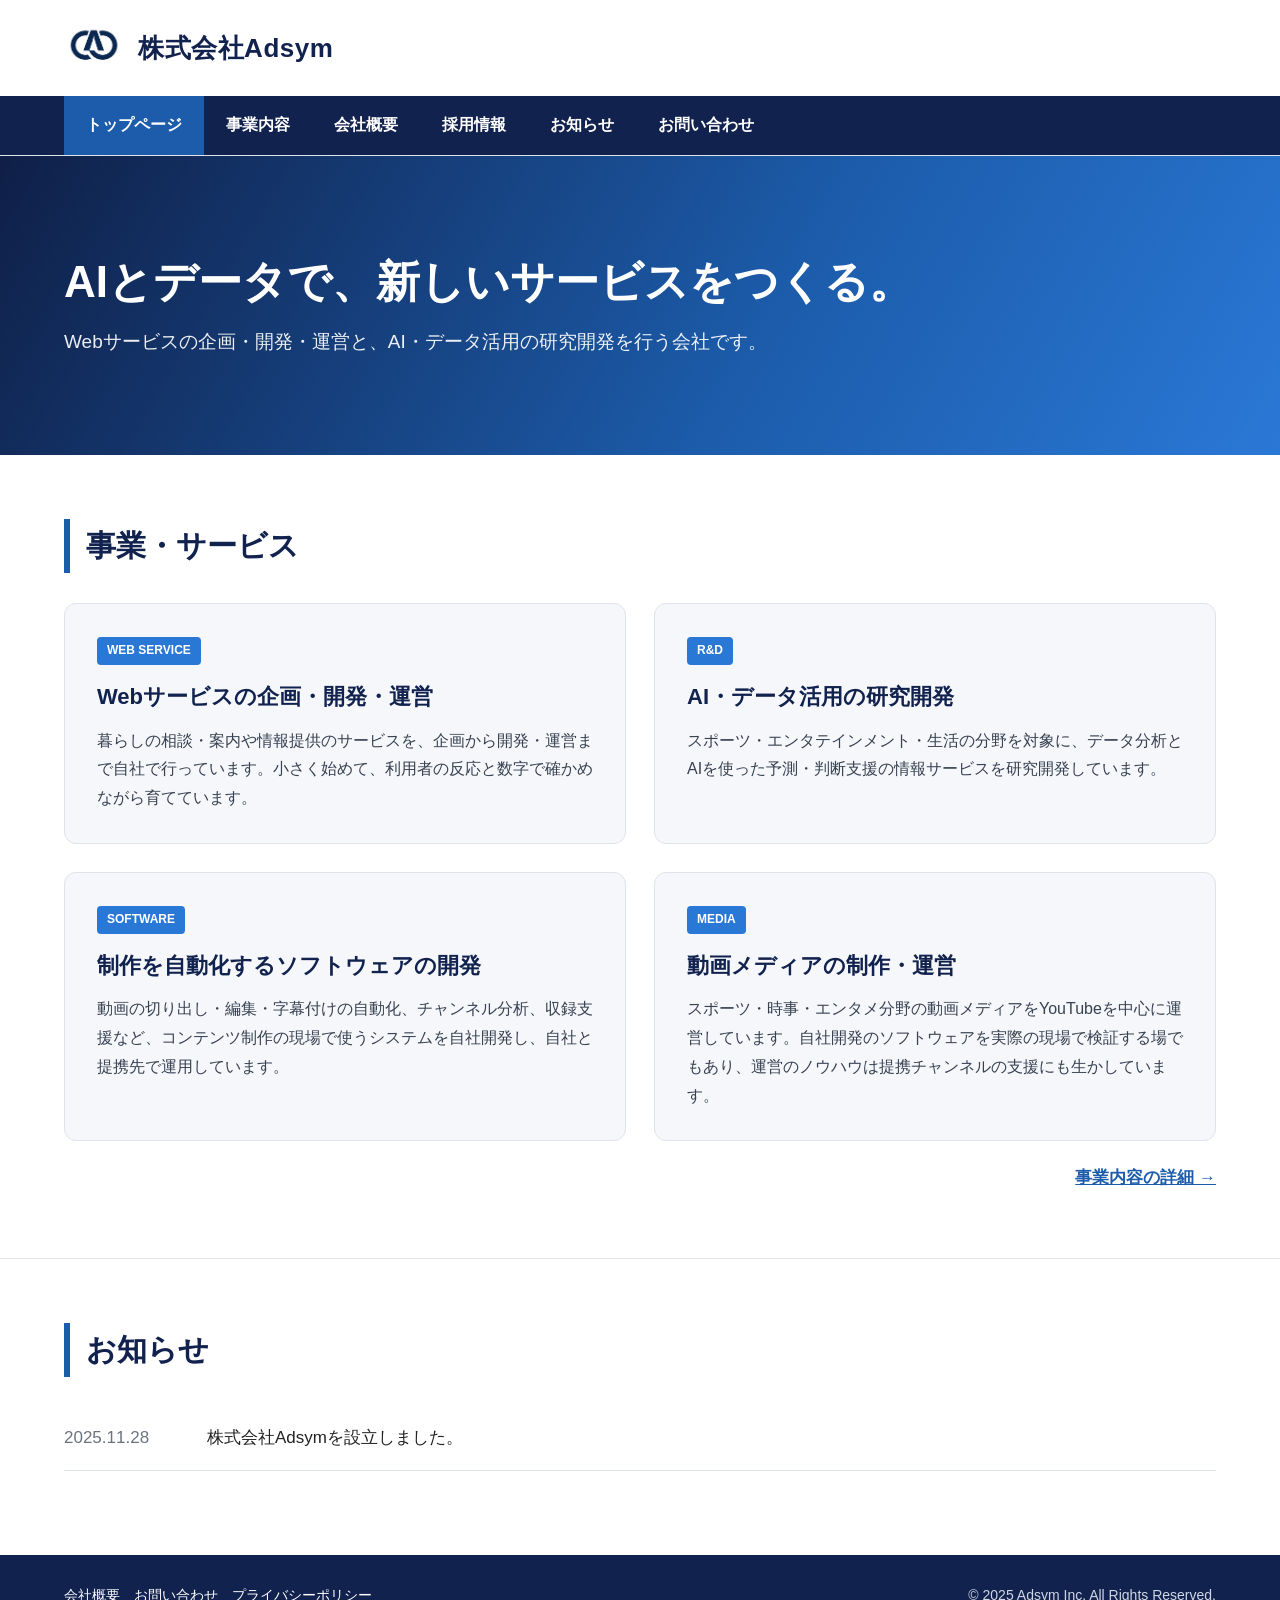
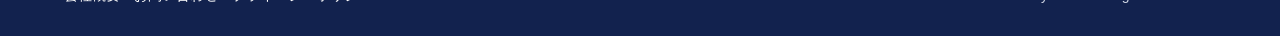
<file: index.html>
<!doctype html>
<html lang="ja">
<head>
<meta charset="utf-8">
<meta name="viewport" content="width=device-width,initial-scale=1">
<title>株式会社Adsym</title>
<meta name="description" content="株式会社Adsym（アドシム）は、Webサービスの企画・開発・運営と、AI・データ活用の研究開発を行う会社です。コンテンツ制作を自動化するソフトウェアの開発、動画メディアの制作・運営も手がけています。">
<link rel="icon" type="image/png" href="logo.png">
<link rel="stylesheet" href="style.css?v=9">
</head>
<body>
<header><div class="wrap hd"><a class="brand" href="./"><img src="logo.png" alt="" width="44" height="44">株式会社Adsym</a></div>
<nav class="g"><div class="wrap"><ul>
<li><a class="on" href="./">トップページ</a></li><li><a href="business.html">事業内容</a></li><li><a href="company.html">会社概要</a></li><li><a href="recruit.html">採用情報</a></li><li><a href="news.html">お知らせ</a></li><li><a href="contact.html">お問い合わせ</a></li>
</ul></div></nav></header>

<div class="hero"><div class="wrap">
<h1>AIとデータで、新しいサービスをつくる。</h1>
<p>Webサービスの企画・開発・運営と、AI・データ活用の研究開発を行う会社です。</p>
</div></div>

<section><div class="wrap">
<h2 class="sec">事業・サービス</h2>
<div class="cards">
<div class="card"><span class="tag">WEB SERVICE</span><h3>Webサービスの企画・開発・運営</h3><p>暮らしの相談・案内や情報提供のサービスを、企画から開発・運営まで自社で行っています。小さく始めて、利用者の反応と数字で確かめながら育てています。</p></div>
<div class="card"><span class="tag">R&amp;D</span><h3>AI・データ活用の研究開発</h3><p>スポーツ・エンタテインメント・生活の分野を対象に、データ分析とAIを使った予測・判断支援の情報サービスを研究開発しています。</p></div>
<div class="card"><span class="tag">SOFTWARE</span><h3>制作を自動化するソフトウェアの開発</h3><p>動画の切り出し・編集・字幕付けの自動化、チャンネル分析、収録支援など、コンテンツ制作の現場で使うシステムを自社開発し、自社と提携先で運用しています。</p></div>
<div class="card"><span class="tag">MEDIA</span><h3>動画メディアの制作・運営</h3><p>スポーツ・時事・エンタメ分野の動画メディアをYouTubeを中心に運営しています。自社開発のソフトウェアを実際の現場で検証する場でもあり、運営のノウハウは提携チャンネルの支援にも生かしています。</p></div>
</div>
<p style="margin:22px 0 0;text-align:right;font-weight:600"><a href="business.html">事業内容の詳細 →</a></p>
</div></section>

<section><div class="wrap">
<h2 class="sec">お知らせ</h2>
<ul class="news">
<li><time>2025.11.28</time><span>株式会社Adsymを設立しました。</span></li>
</ul>
</div></section>

<footer><div class="wrap"><div><a href="company.html">会社概要</a><a href="contact.html">お問い合わせ</a><a href="privacy.html">プライバシーポリシー</a></div><div>© 2025 Adsym Inc. All Rights Reserved.</div></div></footer>
</body>
</html>
</file>
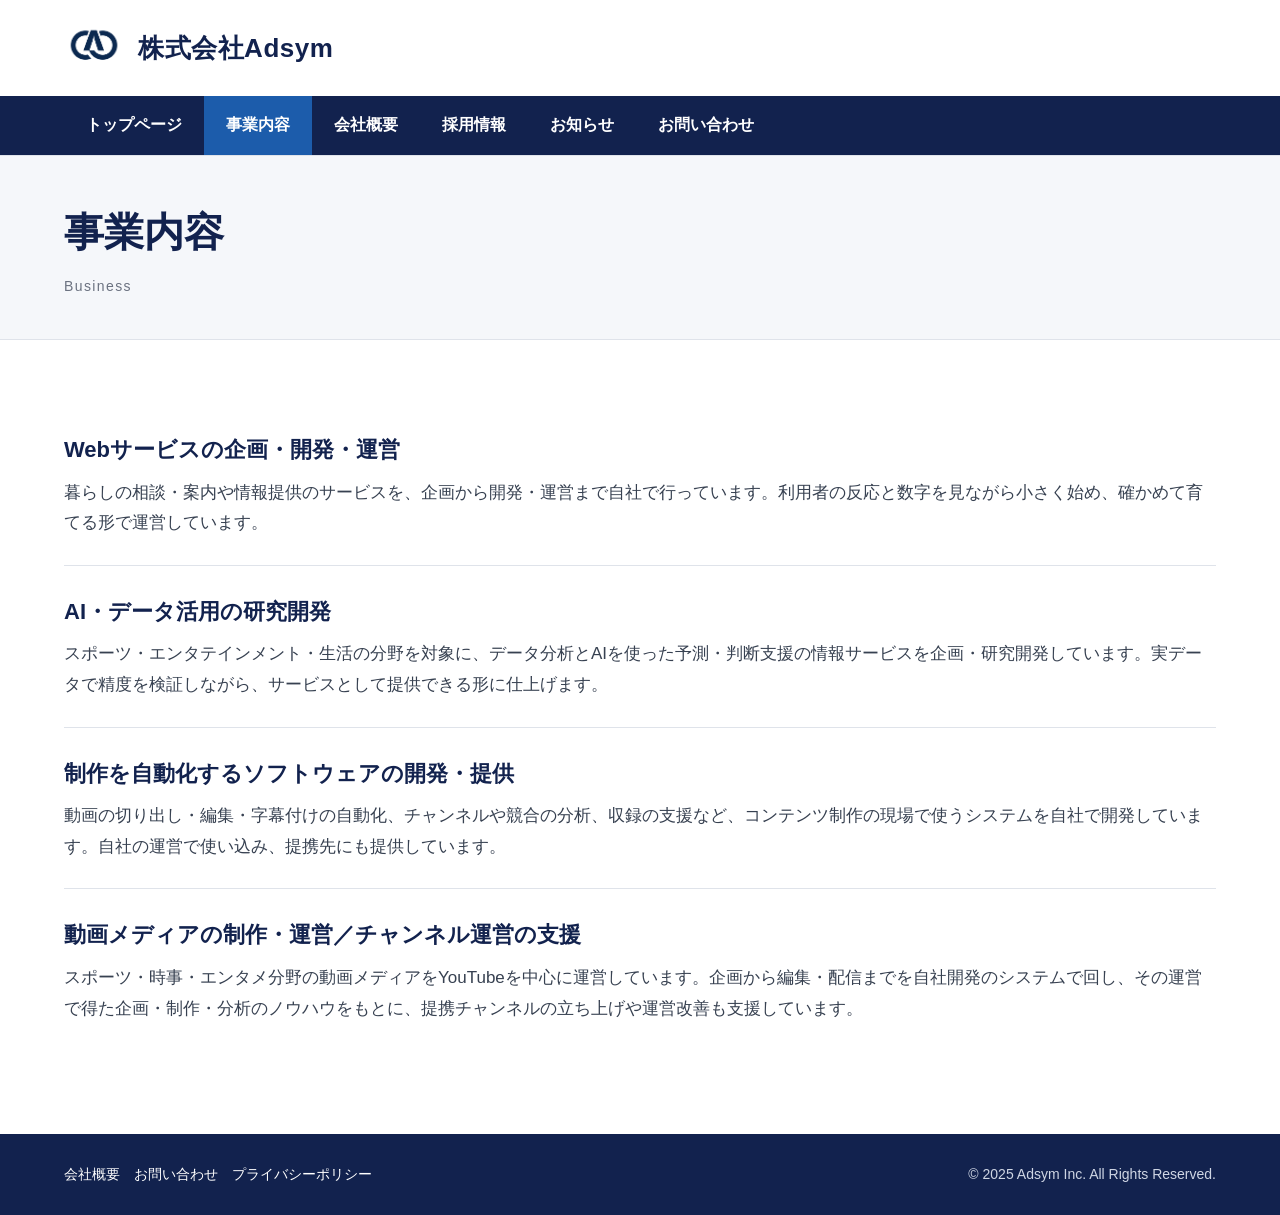
<file: business.html>
<!doctype html>
<html lang="ja">
<head>
<meta charset="utf-8">
<meta name="viewport" content="width=device-width,initial-scale=1">
<title>事業内容 | 株式会社Adsym</title>
<meta name="description" content="株式会社Adsymの事業内容。Webサービスの企画・開発・運営、AI・データ活用の研究開発、コンテンツ制作を自動化するソフトウェアの開発、動画メディアの制作・運営とチャンネル運営の支援。">
<link rel="icon" type="image/png" href="logo.png">
<link rel="stylesheet" href="style.css?v=9">
</head>
<body>
<header><div class="wrap hd"><a class="brand" href="./"><img src="logo.png" alt="" width="44" height="44">株式会社Adsym</a></div>
<nav class="g"><div class="wrap"><ul>
<li><a href="./">トップページ</a></li><li><a class="on" href="business.html">事業内容</a></li><li><a href="company.html">会社概要</a></li><li><a href="recruit.html">採用情報</a></li><li><a href="news.html">お知らせ</a></li><li><a href="contact.html">お問い合わせ</a></li>
</ul></div></nav></header>

<div class="ptitle"><div class="wrap"><h1>事業内容</h1><p>Business</p></div></div>

<section><div class="wrap">
<div class="blk"><h3>Webサービスの企画・開発・運営</h3>
<p>暮らしの相談・案内や情報提供のサービスを、企画から開発・運営まで自社で行っています。利用者の反応と数字を見ながら小さく始め、確かめて育てる形で運営しています。</p></div>
<div class="blk"><h3>AI・データ活用の研究開発</h3>
<p>スポーツ・エンタテインメント・生活の分野を対象に、データ分析とAIを使った予測・判断支援の情報サービスを企画・研究開発しています。実データで精度を検証しながら、サービスとして提供できる形に仕上げます。</p></div>
<div class="blk"><h3>制作を自動化するソフトウェアの開発・提供</h3>
<p>動画の切り出し・編集・字幕付けの自動化、チャンネルや競合の分析、収録の支援など、コンテンツ制作の現場で使うシステムを自社で開発しています。自社の運営で使い込み、提携先にも提供しています。</p></div>
<div class="blk"><h3>動画メディアの制作・運営／チャンネル運営の支援</h3>
<p>スポーツ・時事・エンタメ分野の動画メディアをYouTubeを中心に運営しています。企画から編集・配信までを自社開発のシステムで回し、その運営で得た企画・制作・分析のノウハウをもとに、提携チャンネルの立ち上げや運営改善も支援しています。</p></div>
</div></section>

<footer><div class="wrap"><div><a href="company.html">会社概要</a><a href="contact.html">お問い合わせ</a><a href="privacy.html">プライバシーポリシー</a></div><div>© 2025 Adsym Inc. All Rights Reserved.</div></div></footer>
</body>
</html>
</file>
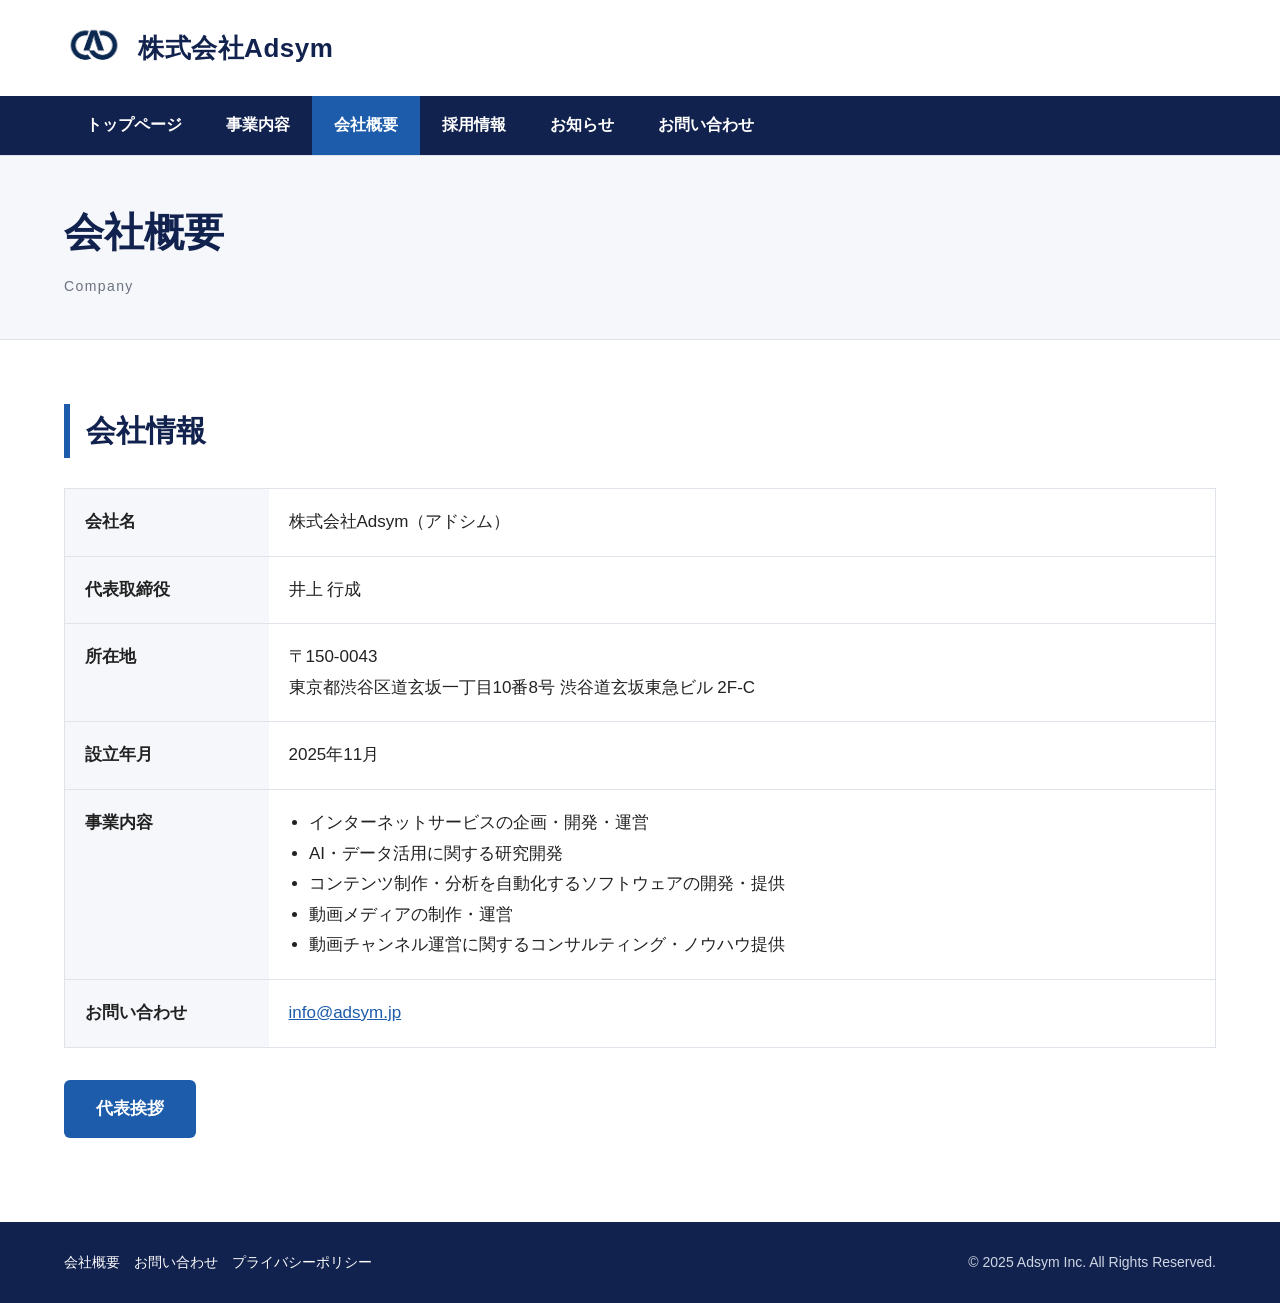
<file: company.html>
<!doctype html>
<html lang="ja">
<head>
<meta charset="utf-8">
<meta name="viewport" content="width=device-width,initial-scale=1">
<title>会社概要 | 株式会社Adsym</title>
<meta name="description" content="株式会社Adsym（アドシム）の会社概要。所在地・設立・事業内容。">
<link rel="icon" type="image/png" href="logo.png">
<link rel="stylesheet" href="style.css?v=9">
</head>
<body>
<header><div class="wrap hd"><a class="brand" href="./"><img src="logo.png" alt="" width="44" height="44">株式会社Adsym</a></div>
<nav class="g"><div class="wrap"><ul>
<li><a href="./">トップページ</a></li><li><a href="business.html">事業内容</a></li><li><a class="on" href="company.html">会社概要</a></li><li><a href="recruit.html">採用情報</a></li><li><a href="news.html">お知らせ</a></li><li><a href="contact.html">お問い合わせ</a></li>
</ul></div></nav></header>

<div class="ptitle"><div class="wrap"><h1>会社概要</h1><p>Company</p></div></div>

<section><div class="wrap">
<h2 class="sec">会社情報</h2>
<table class="co">
<tr><th>会社名</th><td>株式会社Adsym（アドシム）</td></tr>
<tr><th>代表取締役</th><td>井上 行成</td></tr>
<tr><th>所在地</th><td>〒150-0043<br>東京都渋谷区道玄坂一丁目10番8号 渋谷道玄坂東急ビル 2F-C</td></tr>
<tr><th>設立年月</th><td>2025年11月</td></tr>
<tr><th>事業内容</th><td><ul>
<li>インターネットサービスの企画・開発・運営</li>
<li>AI・データ活用に関する研究開発</li>
<li>コンテンツ制作・分析を自動化するソフトウェアの開発・提供</li>
<li>動画メディアの制作・運営</li>
<li>動画チャンネル運営に関するコンサルティング・ノウハウ提供</li>
</ul></td></tr>
<tr><th>お問い合わせ</th><td><a href="mailto:info@adsym.jp">info@adsym.jp</a></td></tr>
</table>
<p style="margin:32px 0 0"><a class="btn" href="greeting.html">代表挨拶</a></p>
</div></section>

<footer><div class="wrap"><div><a href="company.html">会社概要</a><a href="contact.html">お問い合わせ</a><a href="privacy.html">プライバシーポリシー</a></div><div>© 2025 Adsym Inc. All Rights Reserved.</div></div></footer>
</body>
</html>
</file>
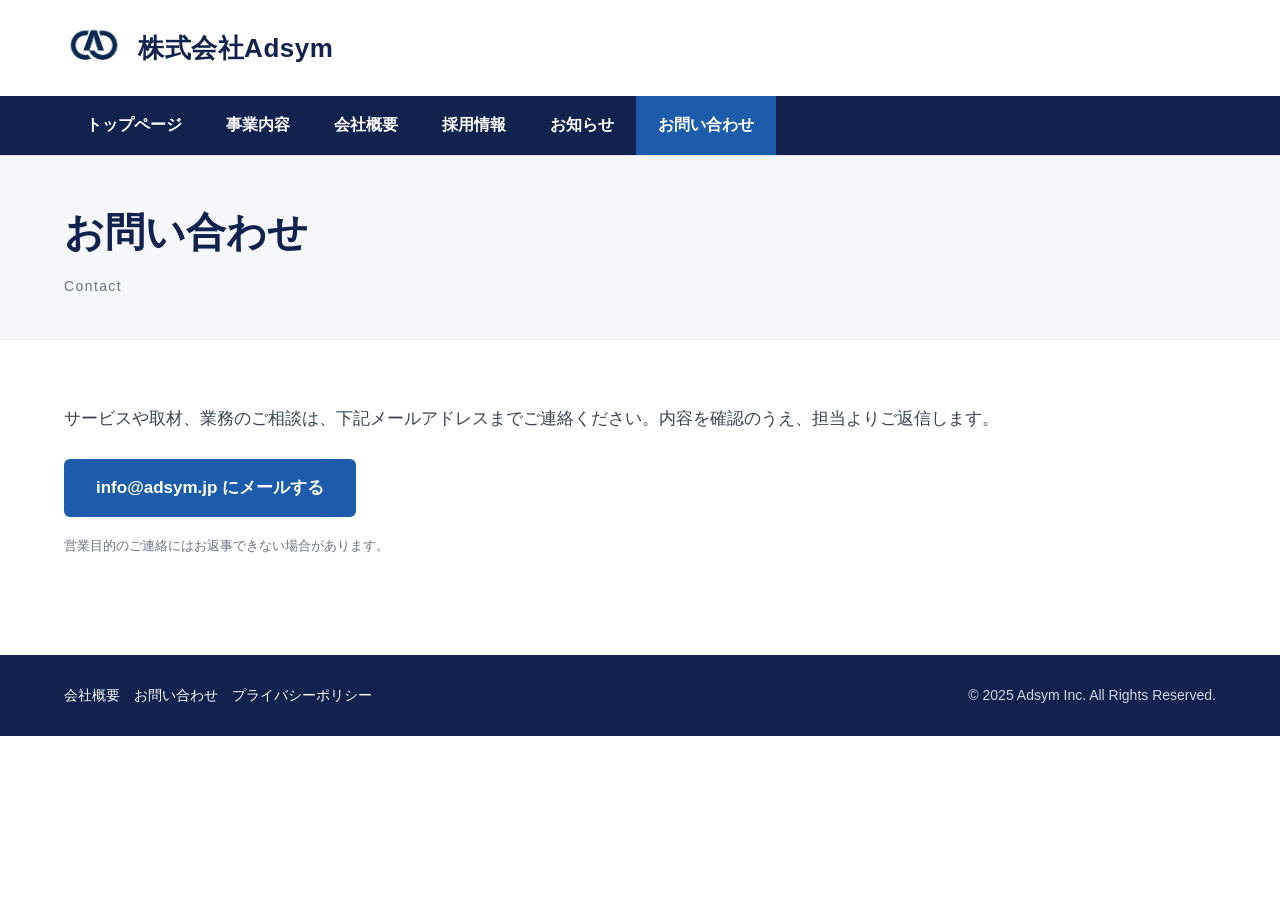
<file: contact.html>
<!doctype html>
<html lang="ja">
<head>
<meta charset="utf-8">
<meta name="viewport" content="width=device-width,initial-scale=1">
<title>お問い合わせ | 株式会社Adsym</title>
<link rel="icon" type="image/png" href="logo.png">
<link rel="stylesheet" href="style.css?v=9">
</head>
<body>
<header><div class="wrap hd"><a class="brand" href="./"><img src="logo.png" alt="" width="44" height="44">株式会社Adsym</a></div>
<nav class="g"><div class="wrap"><ul>
<li><a href="./">トップページ</a></li><li><a href="business.html">事業内容</a></li><li><a href="company.html">会社概要</a></li><li><a href="recruit.html">採用情報</a></li><li><a href="news.html">お知らせ</a></li><li><a class="on" href="contact.html">お問い合わせ</a></li>
</ul></div></nav></header>

<div class="ptitle"><div class="wrap"><h1>お問い合わせ</h1><p>Contact</p></div></div>

<section><div class="wrap">
<p class="lead">サービスや取材、業務のご相談は、下記メールアドレスまでご連絡ください。内容を確認のうえ、担当よりご返信します。</p>
<p><a class="btn" href="mailto:info@adsym.jp">info@adsym.jp にメールする</a></p>
<p style="color:var(--mut);font-size:13px;margin-top:14px">営業目的のご連絡にはお返事できない場合があります。</p>
</div></section>

<footer><div class="wrap"><div><a href="company.html">会社概要</a><a href="contact.html">お問い合わせ</a><a href="privacy.html">プライバシーポリシー</a></div><div>© 2025 Adsym Inc. All Rights Reserved.</div></div></footer>
</body>
</html>
</file>
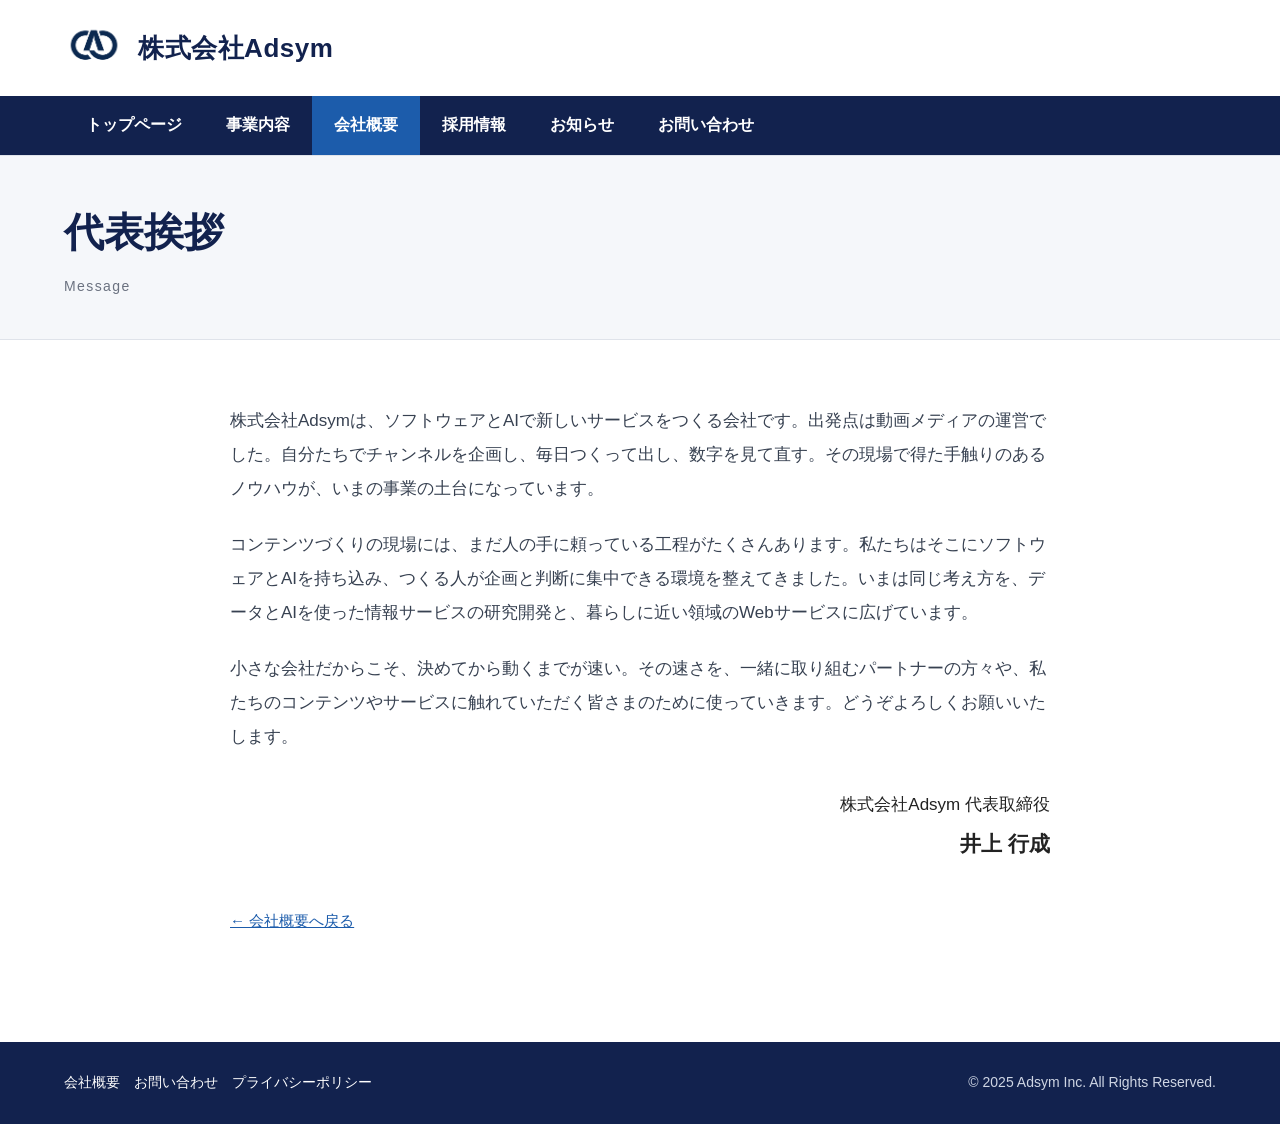
<file: greeting.html>
<!doctype html>
<html lang="ja">
<head>
<meta charset="utf-8">
<meta name="viewport" content="width=device-width,initial-scale=1">
<title>代表挨拶 | 株式会社Adsym</title>
<meta name="description" content="株式会社Adsym 代表取締役 井上行成からのご挨拶。">
<link rel="icon" type="image/png" href="logo.png">
<link rel="stylesheet" href="style.css?v=9">
</head>
<body>
<header><div class="wrap hd"><a class="brand" href="./"><img src="logo.png" alt="" width="44" height="44">株式会社Adsym</a></div>
<nav class="g"><div class="wrap"><ul>
<li><a href="./">トップページ</a></li><li><a href="business.html">事業内容</a></li><li><a class="on" href="company.html">会社概要</a></li><li><a href="recruit.html">採用情報</a></li><li><a href="news.html">お知らせ</a></li><li><a href="contact.html">お問い合わせ</a></li>
</ul></div></nav></header>

<div class="ptitle"><div class="wrap"><h1>代表挨拶</h1><p>Message</p></div></div>

<section><div class="wrap">
<div class="greet">
<p>株式会社Adsymは、ソフトウェアとAIで新しいサービスをつくる会社です。出発点は動画メディアの運営でした。自分たちでチャンネルを企画し、毎日つくって出し、数字を見て直す。その現場で得た手触りのあるノウハウが、いまの事業の土台になっています。</p>
<p>コンテンツづくりの現場には、まだ人の手に頼っている工程がたくさんあります。私たちはそこにソフトウェアとAIを持ち込み、つくる人が企画と判断に集中できる環境を整えてきました。いまは同じ考え方を、データとAIを使った情報サービスの研究開発と、暮らしに近い領域のWebサービスに広げています。</p>
<p>小さな会社だからこそ、決めてから動くまでが速い。その速さを、一緒に取り組むパートナーの方々や、私たちのコンテンツやサービスに触れていただく皆さまのために使っていきます。どうぞよろしくお願いいたします。</p>
<div class="sign">株式会社Adsym 代表取締役<b>井上 行成</b></div>
<p class="back"><a href="company.html">← 会社概要へ戻る</a></p>
</div>
</div></section>

<footer><div class="wrap"><div><a href="company.html">会社概要</a><a href="contact.html">お問い合わせ</a><a href="privacy.html">プライバシーポリシー</a></div><div>© 2025 Adsym Inc. All Rights Reserved.</div></div></footer>
</body>
</html>
</file>
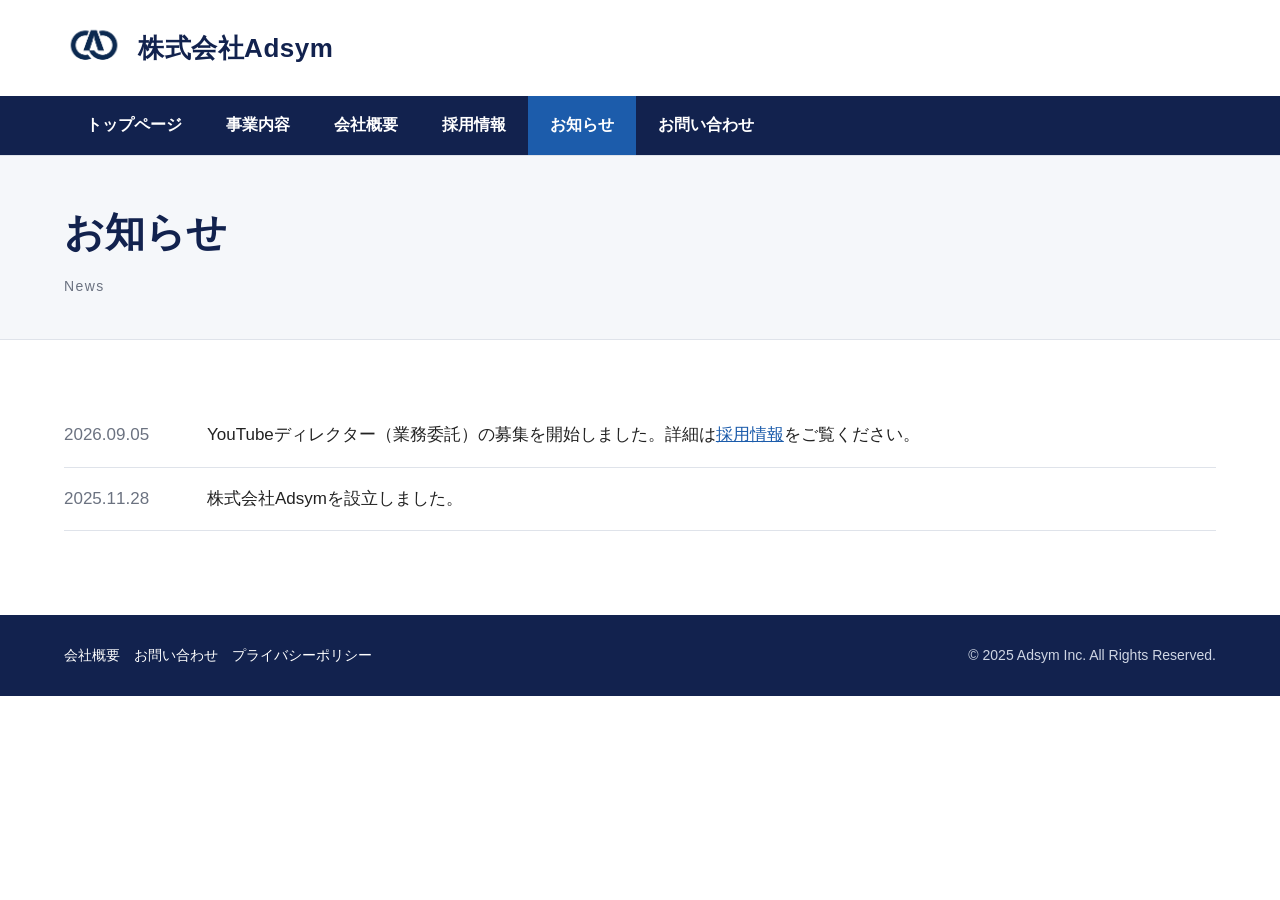
<file: news.html>
<!doctype html>
<html lang="ja">
<head>
<meta charset="utf-8">
<meta name="viewport" content="width=device-width,initial-scale=1">
<title>お知らせ | 株式会社Adsym</title>
<link rel="icon" type="image/png" href="logo.png">
<link rel="stylesheet" href="style.css?v=9">
</head>
<body>
<header><div class="wrap hd"><a class="brand" href="./"><img src="logo.png" alt="" width="44" height="44">株式会社Adsym</a></div>
<nav class="g"><div class="wrap"><ul>
<li><a href="./">トップページ</a></li><li><a href="business.html">事業内容</a></li><li><a href="company.html">会社概要</a></li><li><a href="recruit.html">採用情報</a></li><li><a class="on" href="news.html">お知らせ</a></li><li><a href="contact.html">お問い合わせ</a></li>
</ul></div></nav></header>

<div class="ptitle"><div class="wrap"><h1>お知らせ</h1><p>News</p></div></div>

<section><div class="wrap">
<ul class="news">
<li><time>2026.09.05</time><span>YouTubeディレクター（業務委託）の募集を開始しました。詳細は<a href="recruit.html">採用情報</a>をご覧ください。</span></li>
<li><time>2025.11.28</time><span>株式会社Adsymを設立しました。</span></li>
</ul>
</div></section>

<footer><div class="wrap"><div><a href="company.html">会社概要</a><a href="contact.html">お問い合わせ</a><a href="privacy.html">プライバシーポリシー</a></div><div>© 2025 Adsym Inc. All Rights Reserved.</div></div></footer>
</body>
</html>
</file>
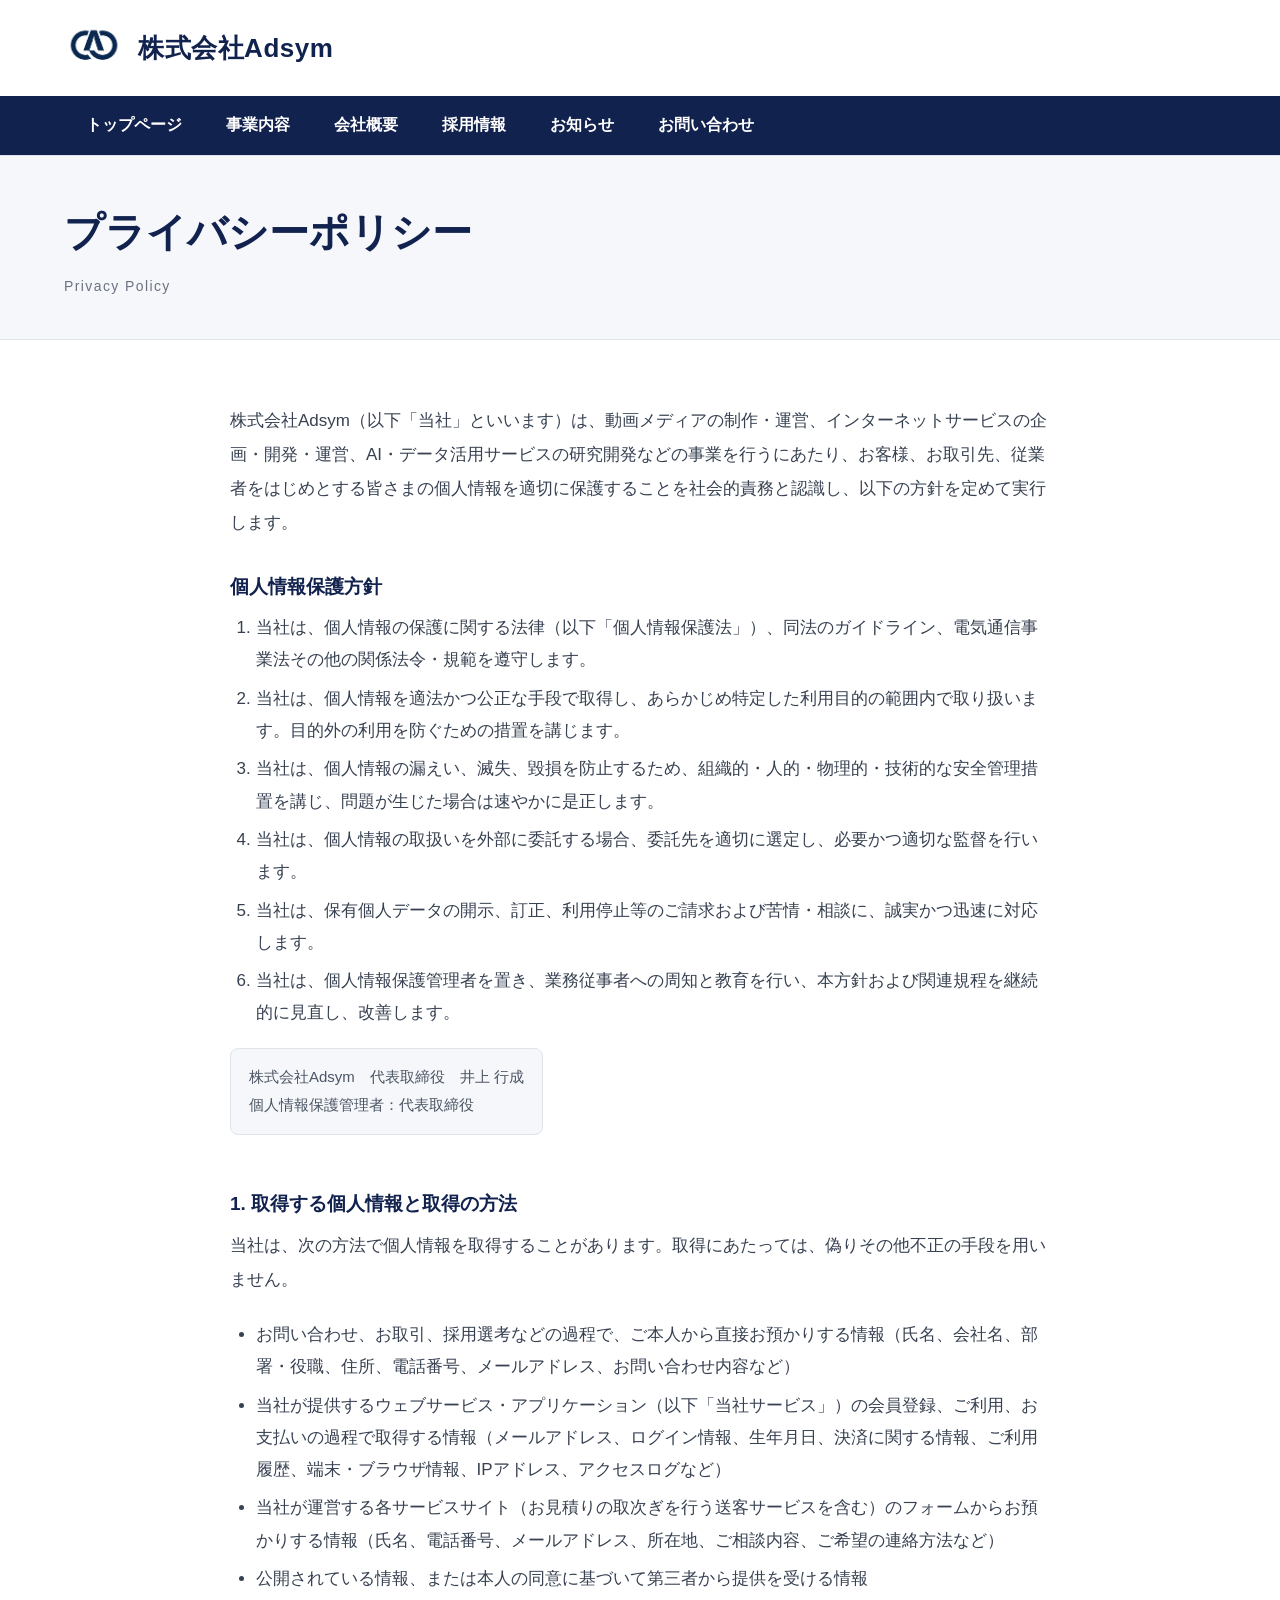
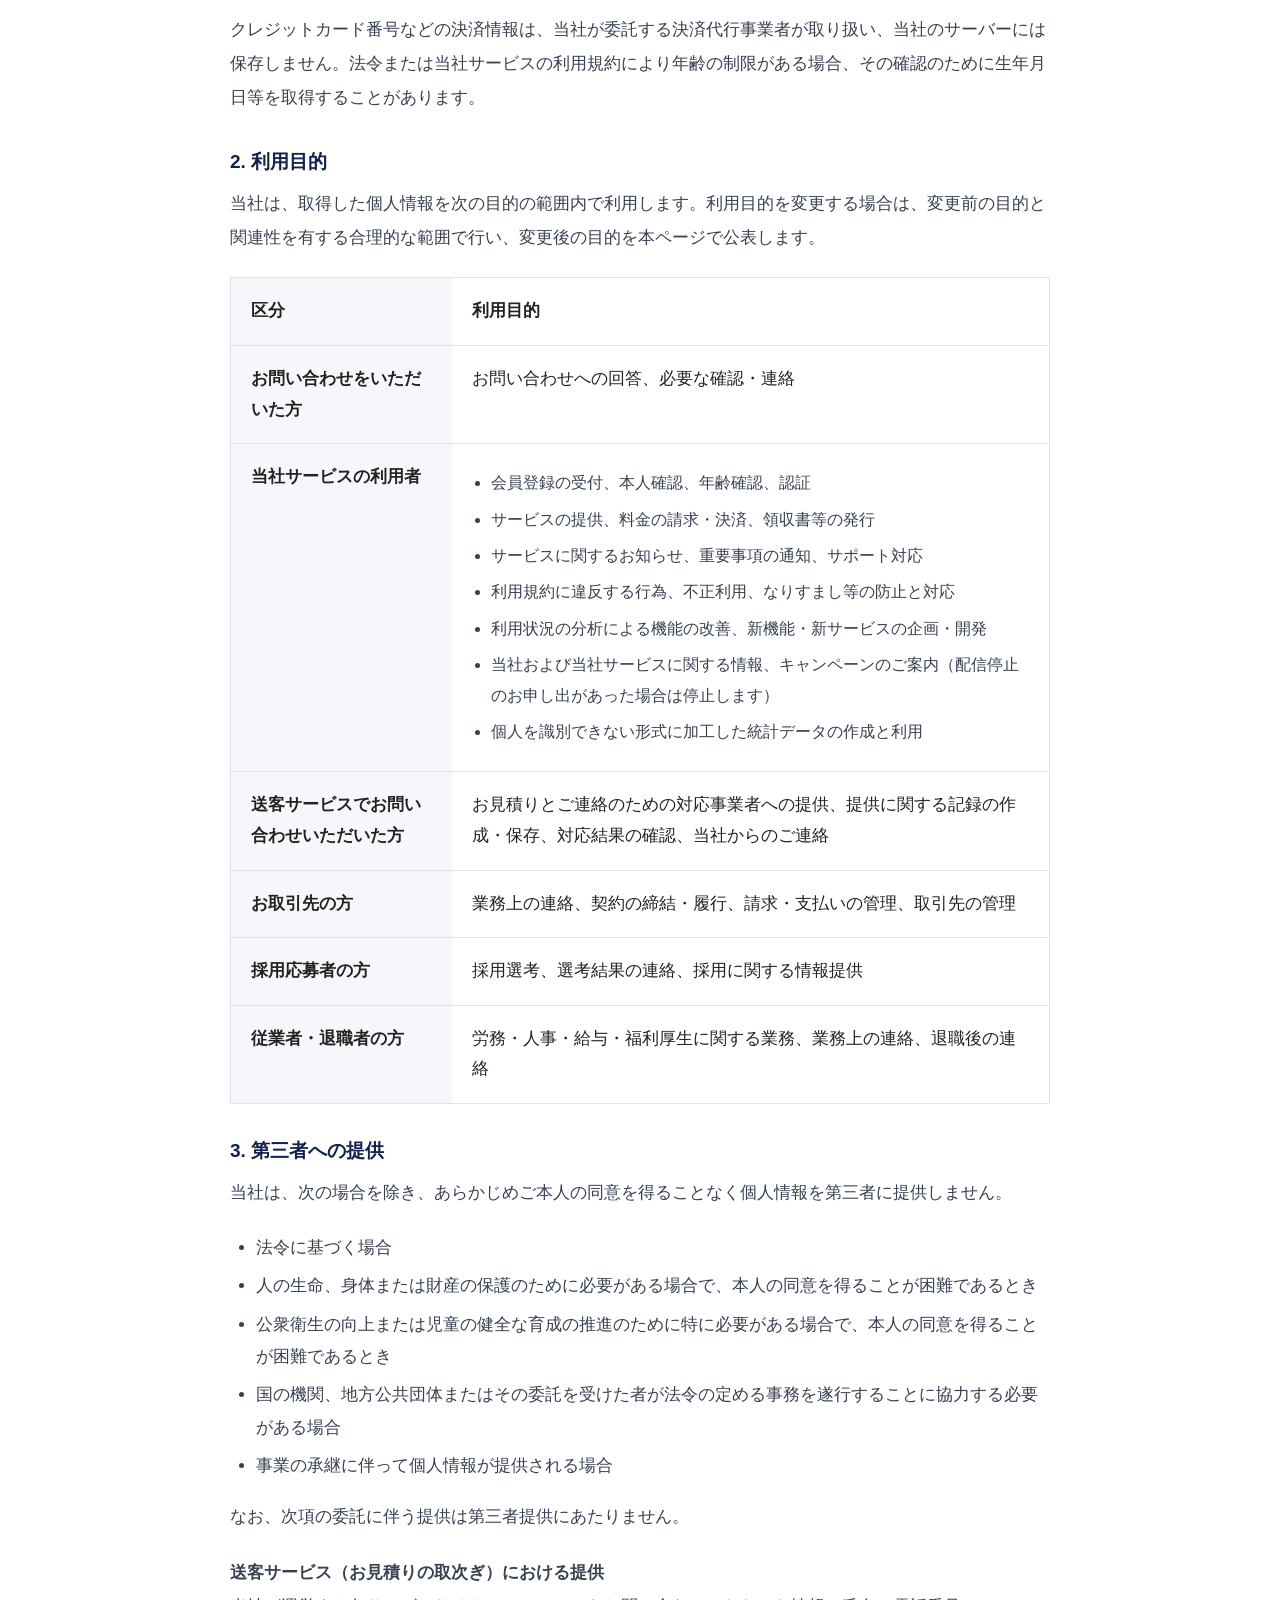
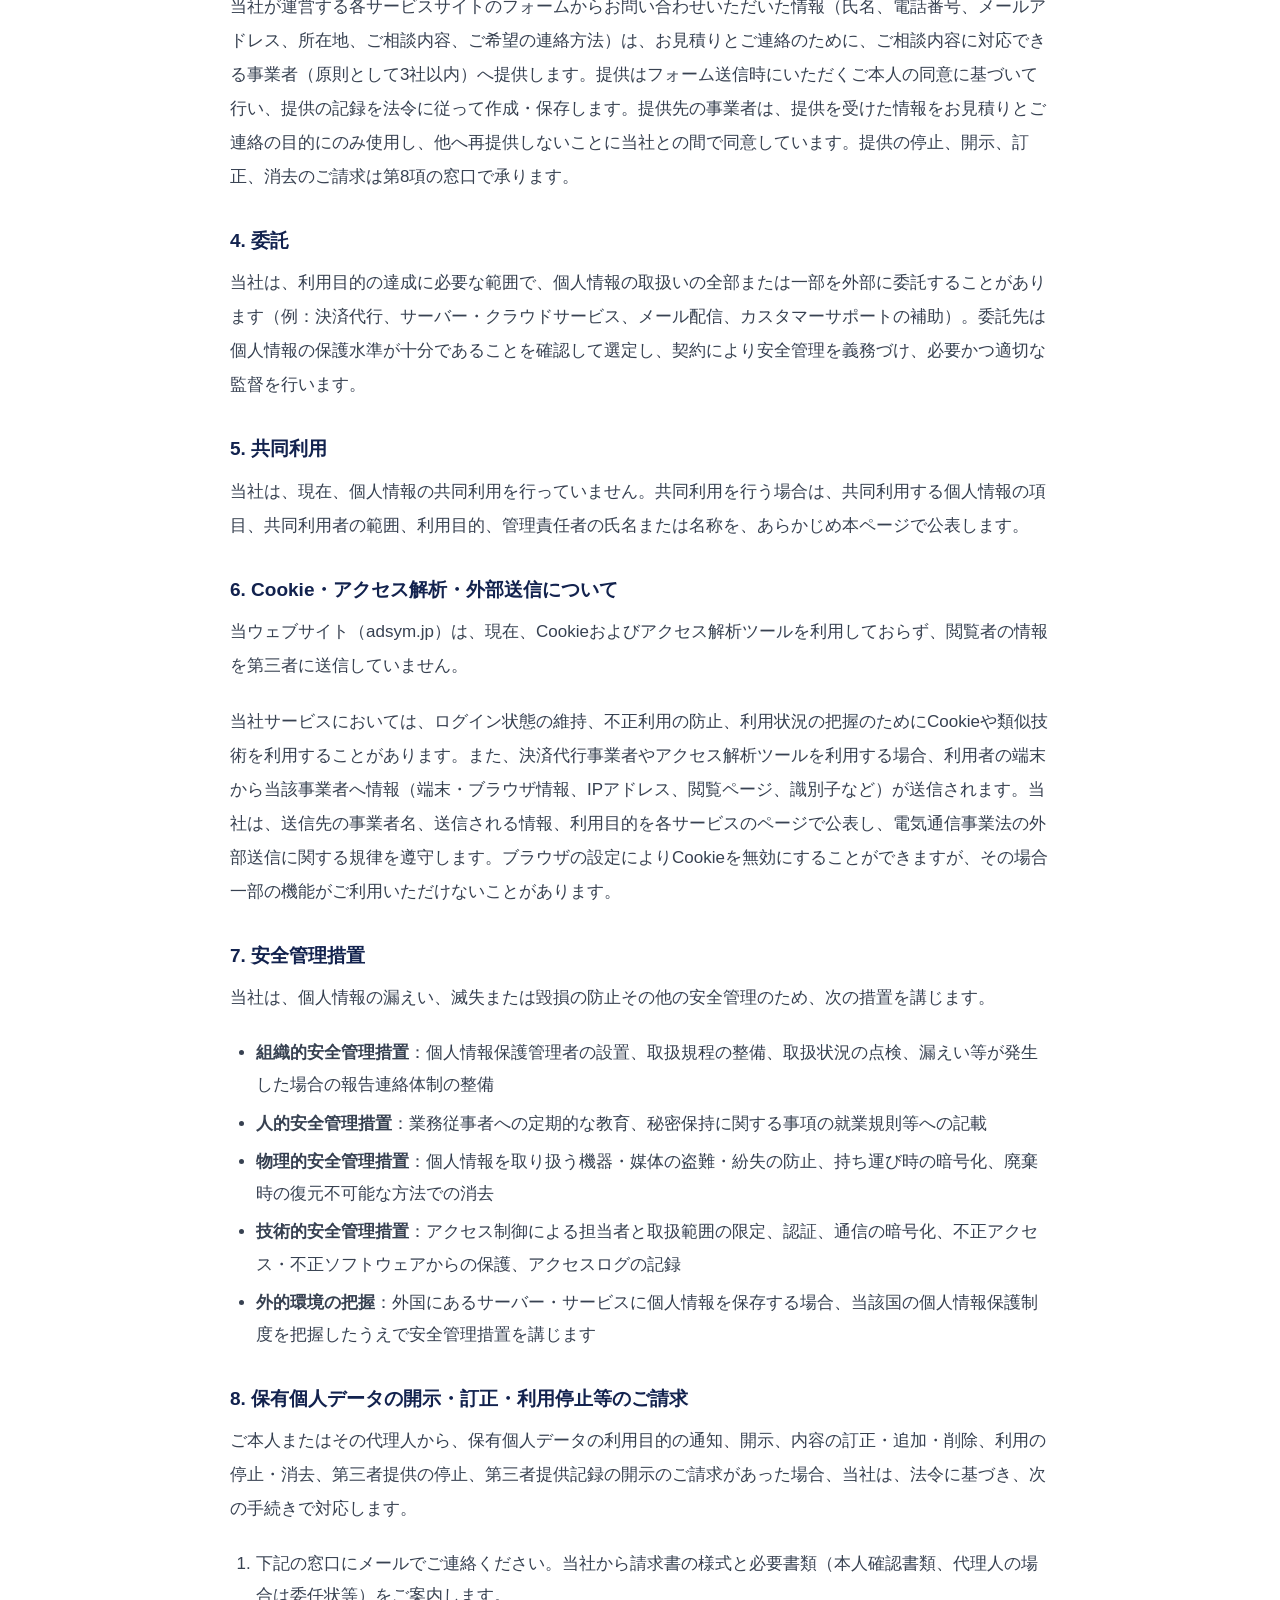
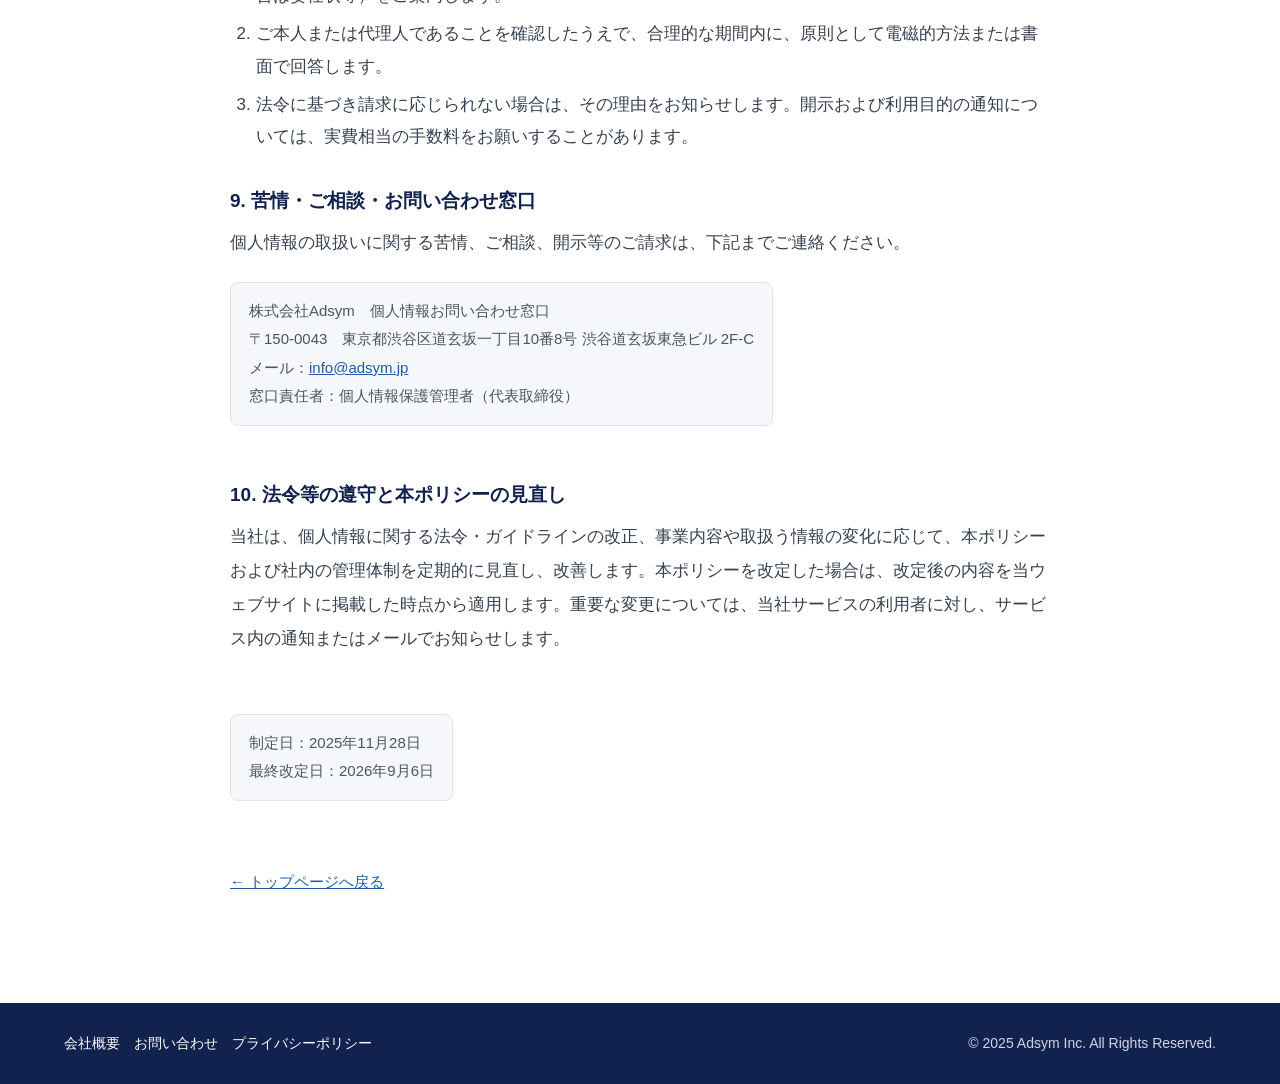
<file: privacy.html>
<!doctype html>
<html lang="ja">
<head>
<meta charset="utf-8">
<meta name="viewport" content="width=device-width,initial-scale=1">
<title>プライバシーポリシー | 株式会社Adsym</title>
<meta name="description" content="株式会社Adsymの個人情報保護方針と個人情報の取扱いについて。">
<link rel="icon" type="image/png" href="logo.png">
<link rel="stylesheet" href="style.css?v=9">
</head>
<body>
<header><div class="wrap hd"><a class="brand" href="./"><img src="logo.png" alt="" width="60" height="60">株式会社Adsym</a></div>
<nav class="g"><div class="wrap"><ul>
<li><a href="./">トップページ</a></li><li><a href="business.html">事業内容</a></li><li><a href="company.html">会社概要</a></li><li><a href="recruit.html">採用情報</a></li><li><a href="news.html">お知らせ</a></li><li><a href="contact.html">お問い合わせ</a></li>
</ul></div></nav></header>

<div class="ptitle"><div class="wrap"><h1>プライバシーポリシー</h1><p>Privacy Policy</p></div></div>

<section><div class="wrap">
<div class="greet policy">

<p>株式会社Adsym（以下「当社」といいます）は、動画メディアの制作・運営、インターネットサービスの企画・開発・運営、AI・データ活用サービスの研究開発などの事業を行うにあたり、お客様、お取引先、従業者をはじめとする皆さまの個人情報を適切に保護することを社会的責務と認識し、以下の方針を定めて実行します。</p>

<h3>個人情報保護方針</h3>
<ol>
<li>当社は、個人情報の保護に関する法律（以下「個人情報保護法」）、同法のガイドライン、電気通信事業法その他の関係法令・規範を遵守します。</li>
<li>当社は、個人情報を適法かつ公正な手段で取得し、あらかじめ特定した利用目的の範囲内で取り扱います。目的外の利用を防ぐための措置を講じます。</li>
<li>当社は、個人情報の漏えい、滅失、毀損を防止するため、組織的・人的・物理的・技術的な安全管理措置を講じ、問題が生じた場合は速やかに是正します。</li>
<li>当社は、個人情報の取扱いを外部に委託する場合、委託先を適切に選定し、必要かつ適切な監督を行います。</li>
<li>当社は、保有個人データの開示、訂正、利用停止等のご請求および苦情・相談に、誠実かつ迅速に対応します。</li>
<li>当社は、個人情報保護管理者を置き、業務従事者への周知と教育を行い、本方針および関連規程を継続的に見直し、改善します。</li>
</ol>
<p class="meta">株式会社Adsym　代表取締役　井上 行成<br>個人情報保護管理者：代表取締役</p>

<h3>1. 取得する個人情報と取得の方法</h3>
<p>当社は、次の方法で個人情報を取得することがあります。取得にあたっては、偽りその他不正の手段を用いません。</p>
<ul>
<li>お問い合わせ、お取引、採用選考などの過程で、ご本人から直接お預かりする情報（氏名、会社名、部署・役職、住所、電話番号、メールアドレス、お問い合わせ内容など）</li>
<li>当社が提供するウェブサービス・アプリケーション（以下「当社サービス」）の会員登録、ご利用、お支払いの過程で取得する情報（メールアドレス、ログイン情報、生年月日、決済に関する情報、ご利用履歴、端末・ブラウザ情報、IPアドレス、アクセスログなど）</li>
<li>当社が運営する各サービスサイト（お見積りの取次ぎを行う送客サービスを含む）のフォームからお預かりする情報（氏名、電話番号、メールアドレス、所在地、ご相談内容、ご希望の連絡方法など）</li>
<li>公開されている情報、または本人の同意に基づいて第三者から提供を受ける情報</li>
</ul>
<p>クレジットカード番号などの決済情報は、当社が委託する決済代行事業者が取り扱い、当社のサーバーには保存しません。法令または当社サービスの利用規約により年齢の制限がある場合、その確認のために生年月日等を取得することがあります。</p>

<h3>2. 利用目的</h3>
<p>当社は、取得した個人情報を次の目的の範囲内で利用します。利用目的を変更する場合は、変更前の目的と関連性を有する合理的な範囲で行い、変更後の目的を本ページで公表します。</p>
<table class="co">
<tr><th>区分</th><td><b>利用目的</b></td></tr>
<tr><th>お問い合わせをいただいた方</th><td>お問い合わせへの回答、必要な確認・連絡</td></tr>
<tr><th>当社サービスの利用者</th><td><ul>
<li>会員登録の受付、本人確認、年齢確認、認証</li>
<li>サービスの提供、料金の請求・決済、領収書等の発行</li>
<li>サービスに関するお知らせ、重要事項の通知、サポート対応</li>
<li>利用規約に違反する行為、不正利用、なりすまし等の防止と対応</li>
<li>利用状況の分析による機能の改善、新機能・新サービスの企画・開発</li>
<li>当社および当社サービスに関する情報、キャンペーンのご案内（配信停止のお申し出があった場合は停止します）</li>
<li>個人を識別できない形式に加工した統計データの作成と利用</li>
</ul></td></tr>
<tr><th>送客サービスでお問い合わせいただいた方</th><td>お見積りとご連絡のための対応事業者への提供、提供に関する記録の作成・保存、対応結果の確認、当社からのご連絡</td></tr>
<tr><th>お取引先の方</th><td>業務上の連絡、契約の締結・履行、請求・支払いの管理、取引先の管理</td></tr>
<tr><th>採用応募者の方</th><td>採用選考、選考結果の連絡、採用に関する情報提供</td></tr>
<tr><th>従業者・退職者の方</th><td>労務・人事・給与・福利厚生に関する業務、業務上の連絡、退職後の連絡</td></tr>
</table>

<h3>3. 第三者への提供</h3>
<p>当社は、次の場合を除き、あらかじめご本人の同意を得ることなく個人情報を第三者に提供しません。</p>
<ul>
<li>法令に基づく場合</li>
<li>人の生命、身体または財産の保護のために必要がある場合で、本人の同意を得ることが困難であるとき</li>
<li>公衆衛生の向上または児童の健全な育成の推進のために特に必要がある場合で、本人の同意を得ることが困難であるとき</li>
<li>国の機関、地方公共団体またはその委託を受けた者が法令の定める事務を遂行することに協力する必要がある場合</li>
<li>事業の承継に伴って個人情報が提供される場合</li>
</ul>
<p>なお、次項の委託に伴う提供は第三者提供にあたりません。</p>
<p><b>送客サービス（お見積りの取次ぎ）における提供</b><br>当社が運営する各サービスサイトのフォームからお問い合わせいただいた情報（氏名、電話番号、メールアドレス、所在地、ご相談内容、ご希望の連絡方法）は、お見積りとご連絡のために、ご相談内容に対応できる事業者（原則として3社以内）へ提供します。提供はフォーム送信時にいただくご本人の同意に基づいて行い、提供の記録を法令に従って作成・保存します。提供先の事業者は、提供を受けた情報をお見積りとご連絡の目的にのみ使用し、他へ再提供しないことに当社との間で同意しています。提供の停止、開示、訂正、消去のご請求は第8項の窓口で承ります。</p>

<h3>4. 委託</h3>
<p>当社は、利用目的の達成に必要な範囲で、個人情報の取扱いの全部または一部を外部に委託することがあります（例：決済代行、サーバー・クラウドサービス、メール配信、カスタマーサポートの補助）。委託先は個人情報の保護水準が十分であることを確認して選定し、契約により安全管理を義務づけ、必要かつ適切な監督を行います。</p>

<h3>5. 共同利用</h3>
<p>当社は、現在、個人情報の共同利用を行っていません。共同利用を行う場合は、共同利用する個人情報の項目、共同利用者の範囲、利用目的、管理責任者の氏名または名称を、あらかじめ本ページで公表します。</p>

<h3>6. Cookie・アクセス解析・外部送信について</h3>
<p>当ウェブサイト（adsym.jp）は、現在、Cookieおよびアクセス解析ツールを利用しておらず、閲覧者の情報を第三者に送信していません。</p>
<p>当社サービスにおいては、ログイン状態の維持、不正利用の防止、利用状況の把握のためにCookieや類似技術を利用することがあります。また、決済代行事業者やアクセス解析ツールを利用する場合、利用者の端末から当該事業者へ情報（端末・ブラウザ情報、IPアドレス、閲覧ページ、識別子など）が送信されます。当社は、送信先の事業者名、送信される情報、利用目的を各サービスのページで公表し、電気通信事業法の外部送信に関する規律を遵守します。ブラウザの設定によりCookieを無効にすることができますが、その場合一部の機能がご利用いただけないことがあります。</p>

<h3>7. 安全管理措置</h3>
<p>当社は、個人情報の漏えい、滅失または毀損の防止その他の安全管理のため、次の措置を講じます。</p>
<ul>
<li><b>組織的安全管理措置</b>：個人情報保護管理者の設置、取扱規程の整備、取扱状況の点検、漏えい等が発生した場合の報告連絡体制の整備</li>
<li><b>人的安全管理措置</b>：業務従事者への定期的な教育、秘密保持に関する事項の就業規則等への記載</li>
<li><b>物理的安全管理措置</b>：個人情報を取り扱う機器・媒体の盗難・紛失の防止、持ち運び時の暗号化、廃棄時の復元不可能な方法での消去</li>
<li><b>技術的安全管理措置</b>：アクセス制御による担当者と取扱範囲の限定、認証、通信の暗号化、不正アクセス・不正ソフトウェアからの保護、アクセスログの記録</li>
<li><b>外的環境の把握</b>：外国にあるサーバー・サービスに個人情報を保存する場合、当該国の個人情報保護制度を把握したうえで安全管理措置を講じます</li>
</ul>

<h3>8. 保有個人データの開示・訂正・利用停止等のご請求</h3>
<p>ご本人またはその代理人から、保有個人データの利用目的の通知、開示、内容の訂正・追加・削除、利用の停止・消去、第三者提供の停止、第三者提供記録の開示のご請求があった場合、当社は、法令に基づき、次の手続きで対応します。</p>
<ol>
<li>下記の窓口にメールでご連絡ください。当社から請求書の様式と必要書類（本人確認書類、代理人の場合は委任状等）をご案内します。</li>
<li>ご本人または代理人であることを確認したうえで、合理的な期間内に、原則として電磁的方法または書面で回答します。</li>
<li>法令に基づき請求に応じられない場合は、その理由をお知らせします。開示および利用目的の通知については、実費相当の手数料をお願いすることがあります。</li>
</ol>

<h3>9. 苦情・ご相談・お問い合わせ窓口</h3>
<p>個人情報の取扱いに関する苦情、ご相談、開示等のご請求は、下記までご連絡ください。</p>
<p class="meta">株式会社Adsym　個人情報お問い合わせ窓口<br>〒150-0043　東京都渋谷区道玄坂一丁目10番8号 渋谷道玄坂東急ビル 2F-C<br>メール：<a href="mailto:info@adsym.jp">info@adsym.jp</a><br>窓口責任者：個人情報保護管理者（代表取締役）</p>

<h3>10. 法令等の遵守と本ポリシーの見直し</h3>
<p>当社は、個人情報に関する法令・ガイドラインの改正、事業内容や取扱う情報の変化に応じて、本ポリシーおよび社内の管理体制を定期的に見直し、改善します。本ポリシーを改定した場合は、改定後の内容を当ウェブサイトに掲載した時点から適用します。重要な変更については、当社サービスの利用者に対し、サービス内の通知またはメールでお知らせします。</p>

<p class="meta" style="margin-top:36px">制定日：2025年11月28日<br>最終改定日：2026年9月6日</p>
<p class="back"><a href="./">← トップページへ戻る</a></p>
</div>
</div></section>

<footer><div class="wrap"><div><a href="company.html">会社概要</a><a href="contact.html">お問い合わせ</a><a href="privacy.html">プライバシーポリシー</a></div><div>© 2025 Adsym Inc. All Rights Reserved.</div></div></footer>
</body>
</html>
</file>
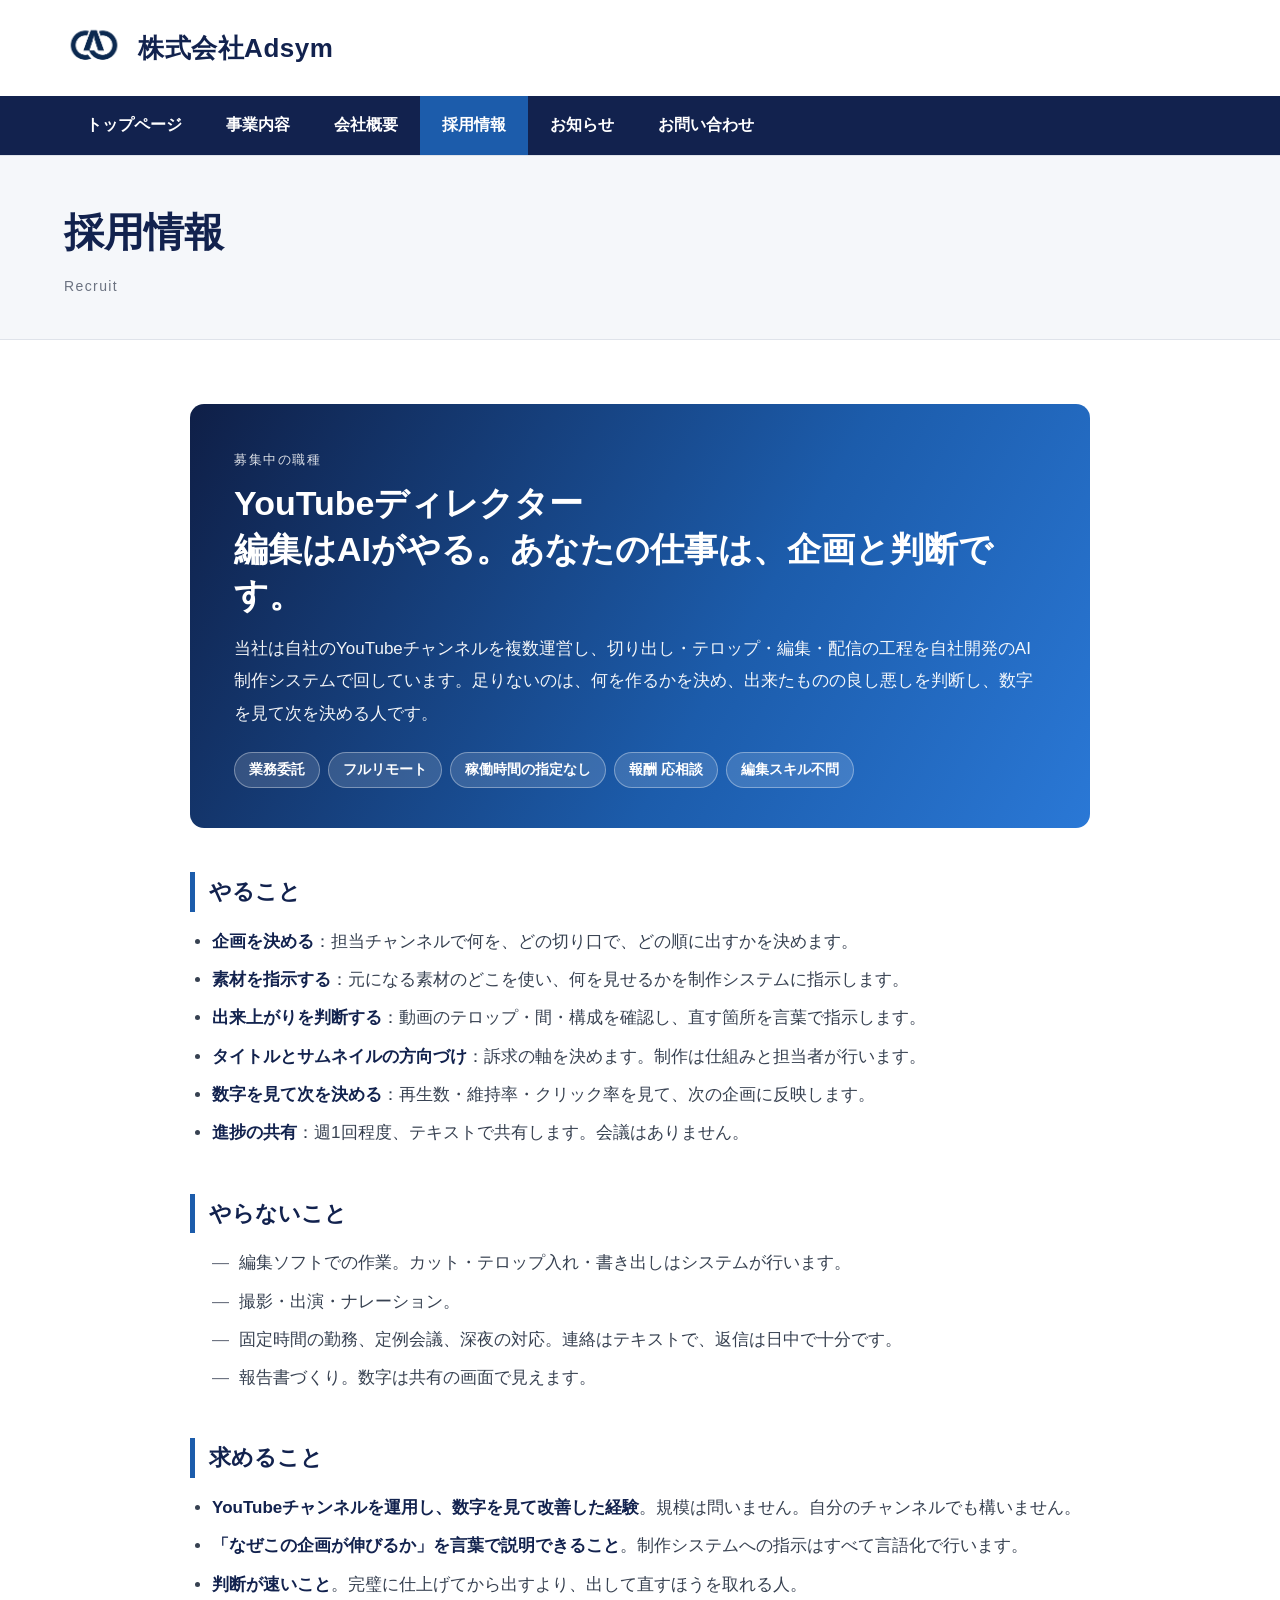
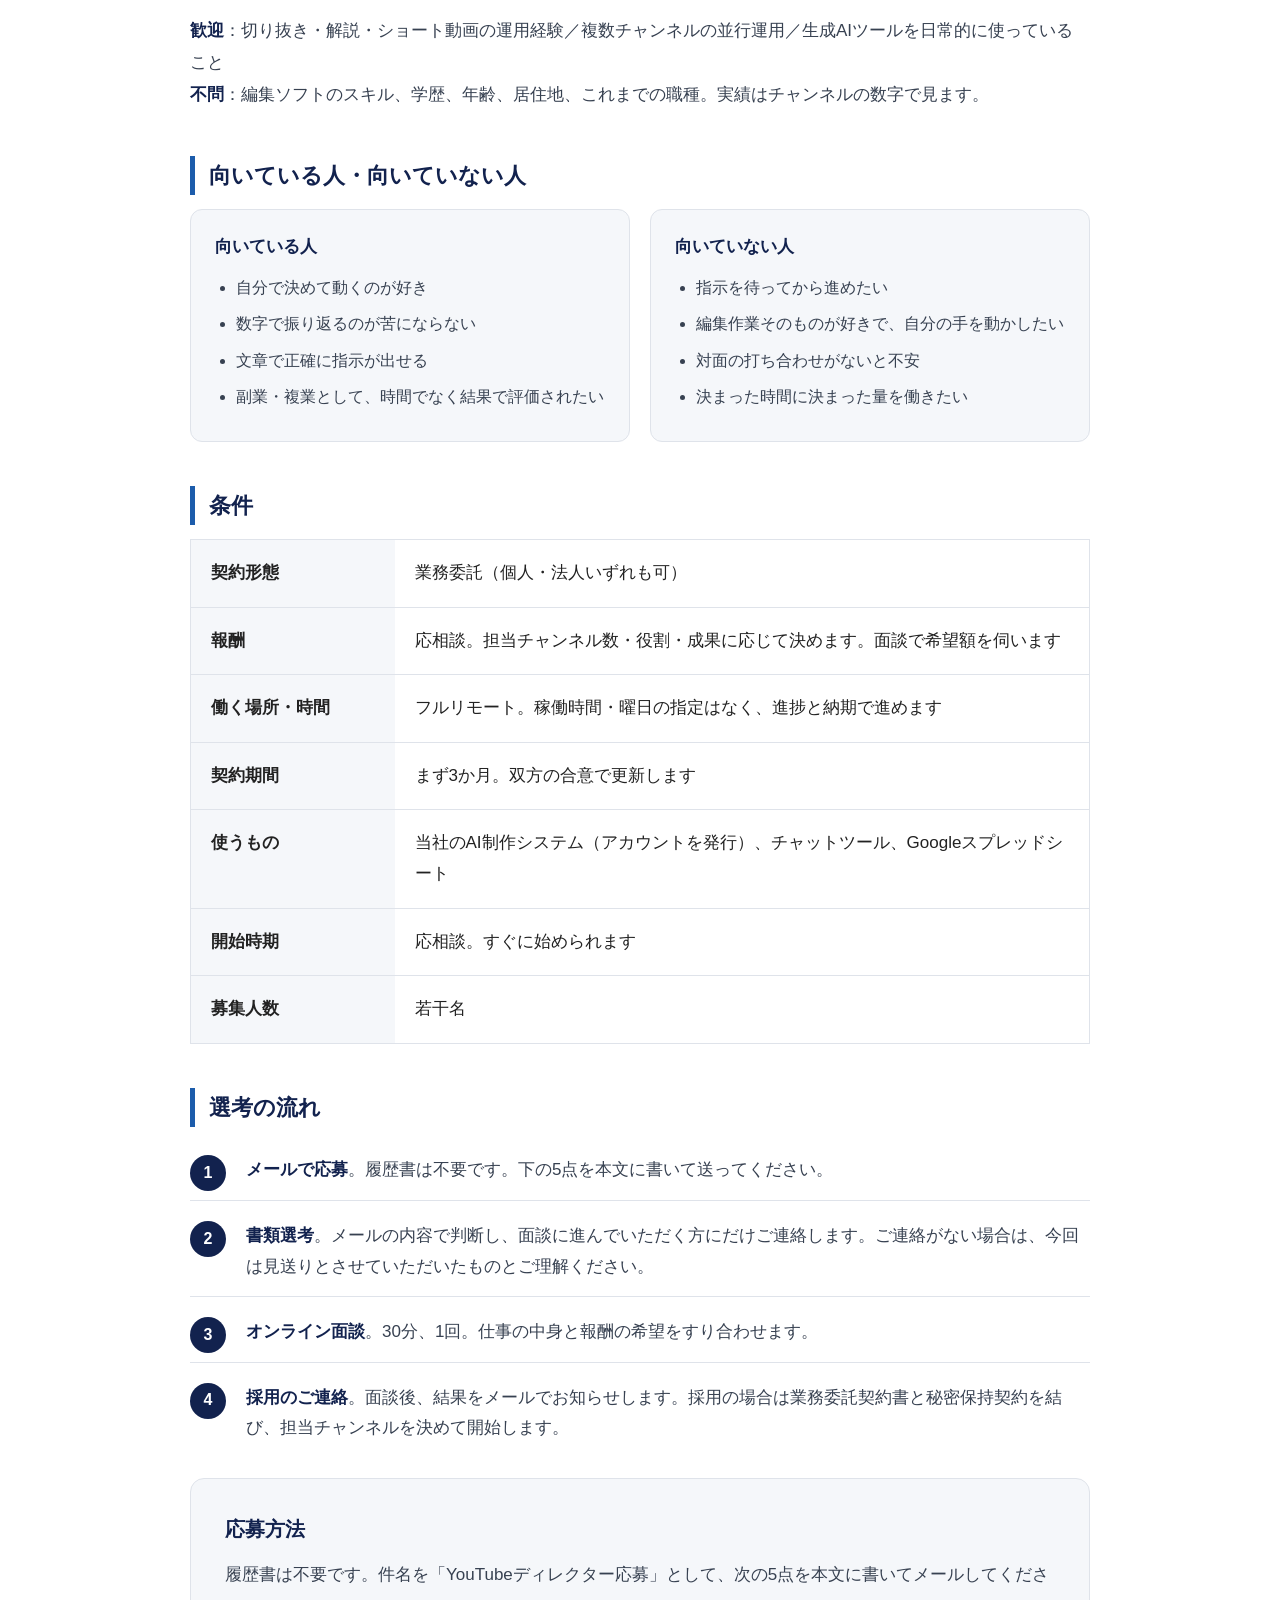
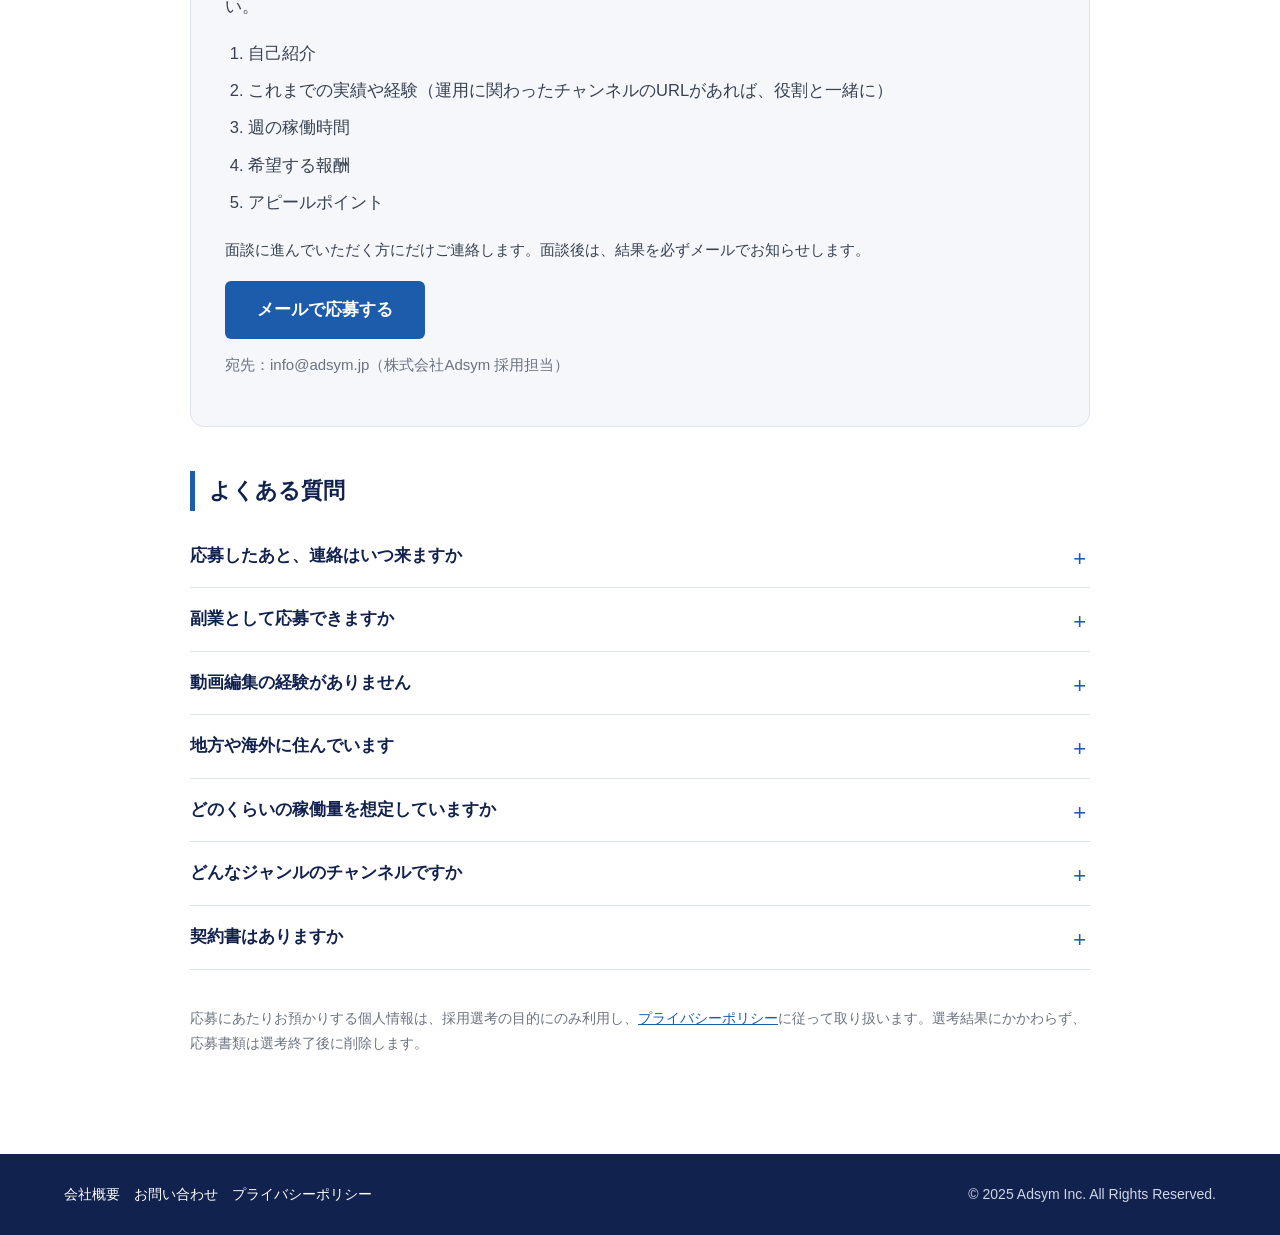
<file: recruit.html>
<!doctype html>
<html lang="ja">
<head>
<meta charset="utf-8">
<meta name="viewport" content="width=device-width,initial-scale=1">
<title>採用情報 | 株式会社Adsym</title>
<meta name="description" content="株式会社AdsymはYouTubeディレクター（業務委託・フルリモート・報酬応相談）を募集しています。編集はAI制作システムが担い、ディレクターは企画と判断に集中する体制です。">
<link rel="icon" type="image/png" href="logo.png">
<link rel="stylesheet" href="style.css?v=9">
<style>
.job{max-width:900px;margin:0 auto}
.jobhead{background:linear-gradient(120deg,#0f1f47 0%,#1c5cab 60%,#2a78d6 100%);color:#fff;border-radius:14px;padding:44px 44px 40px;margin-bottom:8px}
.jobhead .kind{font-size:13px;letter-spacing:.12em;opacity:.85;margin-bottom:10px}
.jobhead h2{margin:0 0 14px;font-size:34px;line-height:1.35}
.job .jobhead p{margin:0 0 22px;font-size:17px;line-height:1.9;opacity:.95;color:#fff}
.badges{display:flex;flex-wrap:wrap;gap:8px}
.badges span{background:rgba(255,255,255,.14);border:1px solid rgba(255,255,255,.35);border-radius:999px;padding:5px 14px;font-size:13.5px;font-weight:600}
.job h3{font-size:22px;color:var(--navy);margin:44px 0 14px;padding-left:14px;border-left:5px solid var(--blue)}
.job p{font-size:17px;color:#374151;margin:0 0 14px;line-height:1.9}
.job ul{margin:0;padding-left:1.3em;font-size:17px;color:#374151;line-height:1.9}
.job li{margin:6px 0}
.job li b{color:var(--navy)}
.two{display:grid;grid-template-columns:1fr 1fr;gap:20px}
.two .box{background:var(--bg);border:1px solid var(--line);border-radius:12px;padding:22px 24px}
.two .box h4{margin:0 0 10px;font-size:17px;color:var(--navy)}
.two .box ul{font-size:16px}
.nots li{list-style:none;position:relative;padding-left:1.6em}
.nots li::before{content:"—";position:absolute;left:0;color:var(--mut)}
.steps{list-style:none;margin:0;padding:0;counter-reset:s}
.steps li{position:relative;padding:14px 0 14px 56px;border-bottom:1px solid var(--line);font-size:17px;color:#374151;line-height:1.8}
.steps li:last-child{border-bottom:0}
.steps li::before{counter-increment:s;content:counter(s);position:absolute;left:0;top:14px;width:36px;height:36px;border-radius:50%;background:var(--navy);color:#fff;font-weight:700;display:flex;align-items:center;justify-content:center;font-size:16px}
.steps li b{color:var(--navy)}
.apply{background:var(--bg);border:1px solid var(--line);border-radius:14px;padding:32px 34px;margin-top:20px}
.apply h4{margin:0 0 12px;font-size:20px;color:var(--navy)}
.apply ol{margin:0 0 18px;padding-left:1.4em;font-size:16.5px;color:#374151;line-height:1.9}
.apply .btn{font-size:17px;font-weight:700}
.apply .mail{font-size:15px;color:var(--mut);margin-top:12px}
.faq details{border-bottom:1px solid var(--line);padding:6px 0}
.faq summary{cursor:pointer;font-size:17px;font-weight:600;color:var(--navy);padding:10px 0;list-style:none;position:relative;padding-right:28px}
.faq summary::-webkit-details-marker{display:none}
.faq summary::after{content:"+";position:absolute;right:4px;top:8px;font-size:22px;color:var(--blue);font-weight:400}
.faq details[open] summary::after{content:"−"}
.faq details p{margin:0 0 12px;font-size:16px}
.job .fine{font-size:14px;color:var(--mut);margin-top:36px;line-height:1.8}
@media (max-width:760px){
 .jobhead{padding:28px 22px 26px;border-radius:10px}
 .jobhead h2{font-size:24px}.jobhead p{font-size:15px}
 .job h3{font-size:19px;margin-top:34px}
 .job p,.job ul,.steps li,.apply ol{font-size:15px}
 .two{grid-template-columns:1fr}
 .steps li{padding-left:48px}.steps li::before{width:32px;height:32px;font-size:14px}
 .apply{padding:22px 20px}
}
</style>
<script type="application/ld+json">
{
 "@context": "https://schema.org/",
 "@type": "JobPosting",
 "title": "YouTubeディレクター（業務委託）",
 "description": "自社運営のYouTubeチャンネルのディレクター。企画の選定、素材の指示、AI制作システムの出力チェック、タイトル・サムネイルの方向づけ、公開後の数値確認と次の企画への反映を担当。編集ソフトでの作業はありません。フルリモート、稼働時間の指定なし、報酬は応相談。",
 "datePosted": "2026-09-05",
 "employmentType": "CONTRACTOR",
 "hiringOrganization": {"@type": "Organization", "name": "株式会社Adsym", "sameAs": "https://adsym.jp"},
 "jobLocationType": "TELECOMMUTE",
 "applicantLocationRequirements": {"@type": "Country", "name": "日本"},
 "directApply": true
}
</script>
</head>
<body>
<header><div class="wrap hd"><a class="brand" href="./"><img src="logo.png" alt="" width="44" height="44">株式会社Adsym</a></div>
<nav class="g"><div class="wrap"><ul>
<li><a href="./">トップページ</a></li><li><a href="business.html">事業内容</a></li><li><a href="company.html">会社概要</a></li><li><a class="on" href="recruit.html">採用情報</a></li><li><a href="news.html">お知らせ</a></li><li><a href="contact.html">お問い合わせ</a></li>
</ul></div></nav></header>

<div class="ptitle"><div class="wrap"><h1>採用情報</h1><p>Recruit</p></div></div>

<section><div class="wrap"><div class="job">

<div class="jobhead">
<div class="kind">募集中の職種</div>
<h2>YouTubeディレクター<br>編集はAIがやる。あなたの仕事は、企画と判断です。</h2>
<p>当社は自社のYouTubeチャンネルを複数運営し、切り出し・テロップ・編集・配信の工程を自社開発のAI制作システムで回しています。足りないのは、何を作るかを決め、出来たものの良し悪しを判断し、数字を見て次を決める人です。</p>
<div class="badges"><span>業務委託</span><span>フルリモート</span><span>稼働時間の指定なし</span><span>報酬 応相談</span><span>編集スキル不問</span></div>
</div>

<h3>やること</h3>
<ul>
<li><b>企画を決める</b>：担当チャンネルで何を、どの切り口で、どの順に出すかを決めます。</li>
<li><b>素材を指示する</b>：元になる素材のどこを使い、何を見せるかを制作システムに指示します。</li>
<li><b>出来上がりを判断する</b>：動画のテロップ・間・構成を確認し、直す箇所を言葉で指示します。</li>
<li><b>タイトルとサムネイルの方向づけ</b>：訴求の軸を決めます。制作は仕組みと担当者が行います。</li>
<li><b>数字を見て次を決める</b>：再生数・維持率・クリック率を見て、次の企画に反映します。</li>
<li><b>進捗の共有</b>：週1回程度、テキストで共有します。会議はありません。</li>
</ul>

<h3>やらないこと</h3>
<ul class="nots">
<li>編集ソフトでの作業。カット・テロップ入れ・書き出しはシステムが行います。</li>
<li>撮影・出演・ナレーション。</li>
<li>固定時間の勤務、定例会議、深夜の対応。連絡はテキストで、返信は日中で十分です。</li>
<li>報告書づくり。数字は共有の画面で見えます。</li>
</ul>

<h3>求めること</h3>
<ul>
<li><b>YouTubeチャンネルを運用し、数字を見て改善した経験</b>。規模は問いません。自分のチャンネルでも構いません。</li>
<li><b>「なぜこの企画が伸びるか」を言葉で説明できること</b>。制作システムへの指示はすべて言語化で行います。</li>
<li><b>判断が速いこと</b>。完璧に仕上げてから出すより、出して直すほうを取れる人。</li>
</ul>
<p style="margin-top:14px"><b style="color:var(--navy)">歓迎</b>：切り抜き・解説・ショート動画の運用経験／複数チャンネルの並行運用／生成AIツールを日常的に使っていること<br>
<b style="color:var(--navy)">不問</b>：編集ソフトのスキル、学歴、年齢、居住地、これまでの職種。実績はチャンネルの数字で見ます。</p>

<h3>向いている人・向いていない人</h3>
<div class="two">
<div class="box"><h4>向いている人</h4><ul>
<li>自分で決めて動くのが好き</li>
<li>数字で振り返るのが苦にならない</li>
<li>文章で正確に指示が出せる</li>
<li>副業・複業として、時間でなく結果で評価されたい</li>
</ul></div>
<div class="box"><h4>向いていない人</h4><ul>
<li>指示を待ってから進めたい</li>
<li>編集作業そのものが好きで、自分の手を動かしたい</li>
<li>対面の打ち合わせがないと不安</li>
<li>決まった時間に決まった量を働きたい</li>
</ul></div>
</div>

<h3>条件</h3>
<table class="co">
<tr><th>契約形態</th><td>業務委託（個人・法人いずれも可）</td></tr>
<tr><th>報酬</th><td>応相談。担当チャンネル数・役割・成果に応じて決めます。面談で希望額を伺います</td></tr>
<tr><th>働く場所・時間</th><td>フルリモート。稼働時間・曜日の指定はなく、進捗と納期で進めます</td></tr>
<tr><th>契約期間</th><td>まず3か月。双方の合意で更新します</td></tr>
<tr><th>使うもの</th><td>当社のAI制作システム（アカウントを発行）、チャットツール、Googleスプレッドシート</td></tr>
<tr><th>開始時期</th><td>応相談。すぐに始められます</td></tr>
<tr><th>募集人数</th><td>若干名</td></tr>
</table>

<h3>選考の流れ</h3>
<ol class="steps">
<li><b>メールで応募</b>。履歴書は不要です。下の5点を本文に書いて送ってください。</li>
<li><b>書類選考</b>。メールの内容で判断し、面談に進んでいただく方にだけご連絡します。ご連絡がない場合は、今回は見送りとさせていただいたものとご理解ください。</li>
<li><b>オンライン面談</b>。30分、1回。仕事の中身と報酬の希望をすり合わせます。</li>
<li><b>採用のご連絡</b>。面談後、結果をメールでお知らせします。採用の場合は業務委託契約書と秘密保持契約を結び、担当チャンネルを決めて開始します。</li>
</ol>

<div class="apply">
<h4>応募方法</h4>
<p>履歴書は不要です。件名を「YouTubeディレクター応募」として、次の5点を本文に書いてメールしてください。</p>
<ol>
<li>自己紹介</li>
<li>これまでの実績や経験（運用に関わったチャンネルのURLがあれば、役割と一緒に）</li>
<li>週の稼働時間</li>
<li>希望する報酬</li>
<li>アピールポイント</li>
</ol>
<p style="font-size:15px;margin:0 0 16px">面談に進んでいただく方にだけご連絡します。面談後は、結果を必ずメールでお知らせします。</p>
<a class="btn" href="mailto:info@adsym.jp?subject=YouTube%E3%83%87%E3%82%A3%E3%83%AC%E3%82%AF%E3%82%BF%E3%83%BC%E5%BF%9C%E5%8B%9F">メールで応募する</a>
<p class="mail">宛先：info@adsym.jp（株式会社Adsym 採用担当）</p>
</div>

<h3>よくある質問</h3>
<div class="faq">
<details><summary>応募したあと、連絡はいつ来ますか</summary><p>書類選考を通過し、面談に進んでいただく方にだけご連絡します。ご連絡がない場合は今回は見送りとなります。面談まで進んだ方には、面談後に結果を必ずお知らせします。</p></details>
<details><summary>副業として応募できますか</summary><p>できます。本業の就業規則はご自身でご確認ください。</p></details>
<details><summary>動画編集の経験がありません</summary><p>問題ありません。編集はシステムが行います。必要なのはYouTubeチャンネルを運用し、数字を見て改善した経験です。</p></details>
<details><summary>地方や海外に住んでいます</summary><p>問題ありません。連絡はテキストが中心で、時間帯の指定もありません。</p></details>
<details><summary>どのくらいの稼働量を想定していますか</summary><p>担当するチャンネル数で調整します。まず1チャンネルから始め、合えば増やしていきます。</p></details>
<details><summary>どんなジャンルのチャンネルですか</summary><p>解説系・エンタメ系など複数のジャンルを運営しています。面談で担当候補をお見せします。</p></details>
<details><summary>契約書はありますか</summary><p>業務委託契約書と秘密保持契約を締結します。報酬・支払い時期・成果物の扱いを明記します。</p></details>
</div>

<p class="fine">応募にあたりお預かりする個人情報は、採用選考の目的にのみ利用し、<a href="privacy.html">プライバシーポリシー</a>に従って取り扱います。選考結果にかかわらず、応募書類は選考終了後に削除します。</p>

</div></div></section>

<footer><div class="wrap"><div><a href="company.html">会社概要</a><a href="contact.html">お問い合わせ</a><a href="privacy.html">プライバシーポリシー</a></div><div>© 2025 Adsym Inc. All Rights Reserved.</div></div></footer>
</body>
</html>
</file>
<file: style.css>
:root{--navy:#12224e;--blue:#1c5cab;--sky:#2a78d6;--ink:#222;--mut:#6b7280;--line:#dfe3ea;--bg:#f5f7fa}
*{box-sizing:border-box}
html,body{margin:0;background:#fff;color:var(--ink);font:17px/1.8 "Noto Sans JP","Hiragino Sans","Yu Gothic","Segoe UI",Meiryo,sans-serif}
a{color:var(--blue)}
.wrap{max-width:1200px;margin:0 auto;padding:0 24px}
/* header */
header{background:#fff;border-bottom:1px solid var(--line)}
.hd{display:flex;align-items:center;justify-content:space-between;height:96px}
.brand{display:flex;align-items:center;gap:14px;font-weight:800;font-size:26px;letter-spacing:.02em;color:var(--navy);text-decoration:none}
.brand img{height:60px;width:60px;object-fit:contain;display:block}
nav.g{background:var(--navy)}
nav.g ul{list-style:none;margin:0;padding:0;display:flex;flex-wrap:wrap}
nav.g a{display:block;padding:15px 22px;color:#fff;text-decoration:none;font-size:16px;font-weight:600}
nav.g a:hover,nav.g a.on{background:var(--blue)}
/* hero */
.hero{background:linear-gradient(120deg,#0f1f47 0%,#1c5cab 60%,#2a78d6 100%);color:#fff;padding:96px 0}
.hero h1{font-size:44px;margin:0 0 14px;line-height:1.35}
.hero p{margin:0;font-size:19px;opacity:.92}
/* sections */
section{padding:64px 0}
section+section{border-top:1px solid var(--line)}
h2.sec{font-size:30px;margin:0 0 30px;padding-left:16px;border-left:6px solid var(--blue);color:var(--navy)}
.cards{display:grid;grid-template-columns:repeat(2,1fr);gap:28px}
.card{background:var(--bg);border:1px solid var(--line);border-radius:12px;padding:30px 32px}
.card h3{margin:0 0 10px;font-size:22px;color:var(--navy)}
.card p{margin:0;font-size:16px;color:#374151}
.card .tag{display:inline-block;background:var(--sky);color:#fff;font-size:12px;font-weight:700;padding:3px 10px;border-radius:4px;margin-bottom:12px}
/* table */
table.co{width:100%;border-collapse:collapse;background:#fff;border:1px solid var(--line)}
table.co th,table.co td{padding:18px 20px;border-bottom:1px solid var(--line);text-align:left;vertical-align:top;font-size:17px}
table.co th{width:12em;background:var(--bg);font-weight:600;white-space:nowrap}
table.co tr:last-child th,table.co tr:last-child td{border-bottom:0}
table.co ul{margin:0;padding-left:1.2em}
/* news */
.news{list-style:none;margin:0;padding:0}
.news li{display:flex;gap:24px;padding:16px 0;border-bottom:1px solid var(--line);font-size:17px}
.news time{color:var(--mut);white-space:nowrap;min-width:7em}
/* page title */
.ptitle{background:var(--bg);border-bottom:1px solid var(--line);padding:40px 0}
.ptitle h1{margin:0;font-size:40px;color:var(--navy)}
.ptitle p{margin:6px 0 0;color:var(--mut);font-size:14px;letter-spacing:.1em}
.lead{font-size:17px;color:#374151;margin:0 0 24px}
.blk{padding:26px 0;border-bottom:1px solid var(--line)}
.blk:last-child{border-bottom:0}
.blk h3{margin:0 0 8px;font-size:22px;color:var(--navy)}
.blk p{margin:0;font-size:17px;color:#374151}
.btn{display:inline-block;background:var(--blue);color:#fff;text-decoration:none;padding:14px 32px;border-radius:6px;font-weight:700;font-size:17px}
.btn:hover{background:var(--navy)}
footer{background:var(--navy);color:#cfd6e4;font-size:14px;padding:28px 0;margin-top:20px}
footer .wrap{display:flex;justify-content:space-between;flex-wrap:wrap;gap:8px}
footer a{color:#fff;text-decoration:none;margin-right:14px}
@media (max-width:760px){html,body{font-size:15px}.cards{grid-template-columns:1fr}.hero{padding:48px 0}.hero h1{font-size:26px}.hero p{font-size:15px}h2.sec{font-size:22px}.ptitle h1{font-size:26px}.card h3,.blk h3{font-size:18px}.card p,.blk p,.lead,.news li{font-size:15px}table.co th{width:7.5em;font-size:14px;padding:12px}table.co td{font-size:14px;padding:12px}.hd{height:64px}.brand{font-size:18px}.brand img{height:40px;width:40px}nav.g a{padding:10px 13px;font-size:13px}}

/* 代表挨拶 */
.greet{max-width:820px;margin:0 auto}
.greet p{margin:0 0 22px;font-size:17px;line-height:2;color:#374151}
.greet .sign{text-align:right;margin-top:36px;font-size:17px}
.greet .sign b{font-size:21px;display:block;margin-top:4px}
.greet .back{margin-top:44px;font-size:15px}
@media (max-width:760px){.greet p{font-size:15px}}

.greet h3{font-size:19px;color:var(--navy);margin:30px 0 8px}
/* ポリシー等の長文 */
.policy ol,.policy ul{margin:0 0 18px;padding-left:1.5em;font-size:17px;line-height:1.9;color:#374151}
.policy li{margin:6px 0}
.policy .meta{font-size:15px;color:#4b5563;line-height:1.9;background:var(--bg);border:1px solid var(--line);border-radius:8px;padding:14px 18px;display:inline-block}
.policy table.co{margin:12px 0 24px}
.policy table.co td ul{margin:0;padding-left:1.2em;font-size:16px}
.policy table.co th{width:13em;white-space:normal}
@media (max-width:760px){.policy ol,.policy ul{font-size:15px}.policy table.co th{width:7.5em}}
</file>
